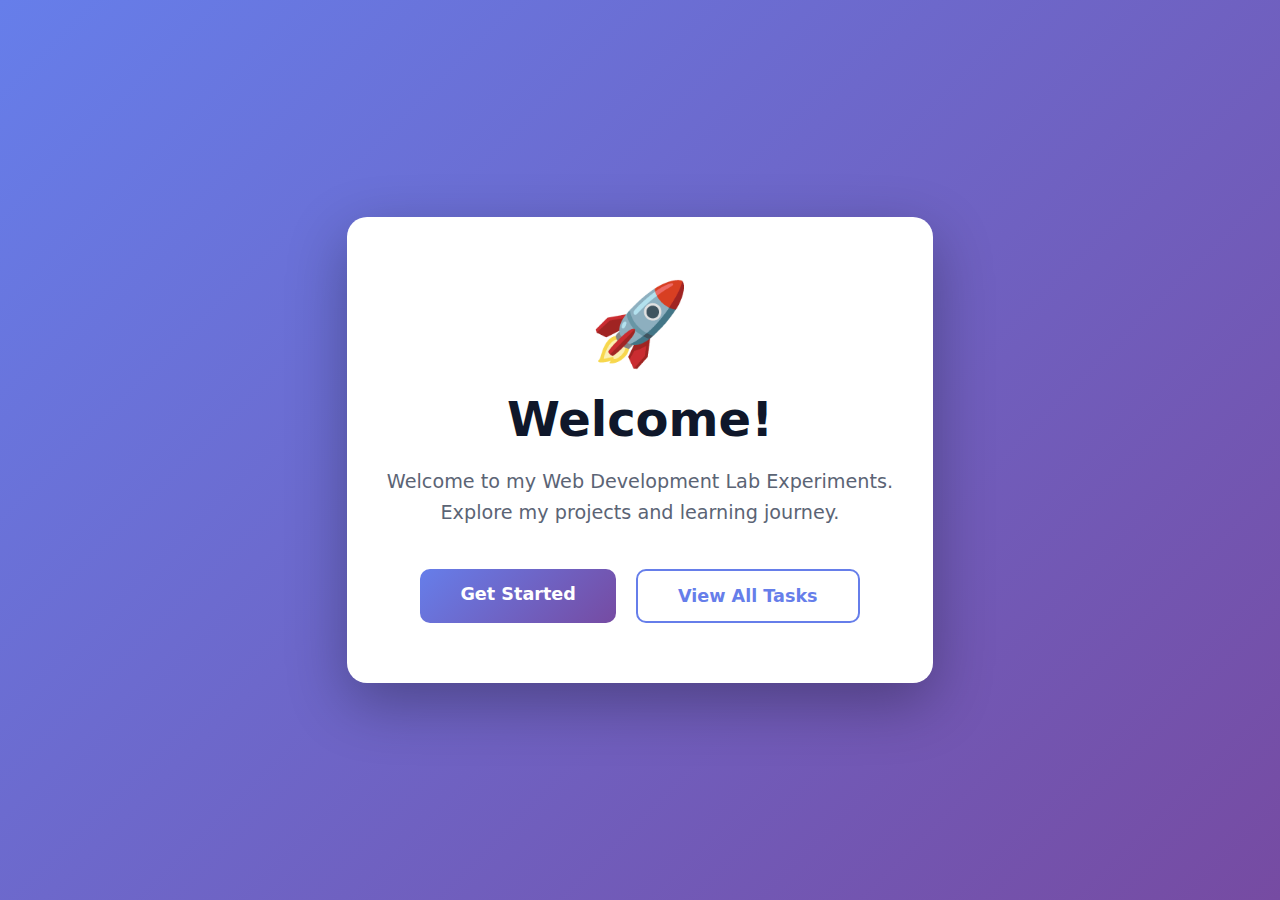
<file: index.html>
<!DOCTYPE html>
<html lang="en">
<head>
    <meta charset="UTF-8">
    <meta name="viewport" content="width=device-width, initial-scale=1.0">
    <title>Lab Experiments - Welcome</title>
    <style>
        * {
            margin: 0;
            padding: 0;
            box-sizing: border-box;
        }

        body {
            min-height: 100vh;
            background: linear-gradient(135deg, #667eea 0%, #764ba2 100%);
            display: flex;
            justify-content: center;
            align-items: center;
            font-family: system-ui, -apple-system, BlinkMacSystemFont, "Segoe UI", sans-serif;
            padding: 20px;
        }

        .container {
            background: white;
            border-radius: 20px;
            box-shadow: 0 20px 60px rgba(0, 0, 0, 0.3);
            padding: 60px 40px;
            text-align: center;
            max-width: 600px;
            animation: slideIn 0.6s ease;
        }

        @keyframes slideIn {
            from {
                opacity: 0;
                transform: translateY(-30px);
            }
            to {
                opacity: 1;
                transform: translateY(0);
            }
        }

        h1 {
            font-size: 3em;
            color: #0f172a;
            margin-bottom: 20px;
        }

        p {
            font-size: 1.2em;
            color: #5b6475;
            margin-bottom: 40px;
            line-height: 1.6;
        }

        .buttons {
            display: flex;
            gap: 20px;
            justify-content: center;
            flex-wrap: wrap;
        }

        .btn {
            padding: 15px 40px;
            font-size: 1.1em;
            font-weight: 600;
            border: none;
            border-radius: 10px;
            cursor: pointer;
            text-decoration: none;
            transition: all 0.3s ease;
            display: inline-block;
        }

        .btn-primary {
            background: linear-gradient(135deg, #667eea 0%, #764ba2 100%);
            color: white;
        }

        .btn-primary:hover {
            transform: translateY(-3px);
            box-shadow: 0 10px 25px rgba(102, 126, 234, 0.4);
        }

        .btn-secondary {
            background: white;
            color: #667eea;
            border: 2px solid #667eea;
        }

        .btn-secondary:hover {
            background: #667eea;
            color: white;
            transform: translateY(-3px);
        }

        .icon {
            font-size: 5em;
            margin-bottom: 20px;
        }

        @media (max-width: 600px) {
            h1 {
                font-size: 2em;
            }
            
            .buttons {
                flex-direction: column;
            }
            
            .btn {
                width: 100%;
            }
        }
    </style>
</head>
<body>
    <div class="container">
        <div class="icon">🚀</div>
        <h1>Welcome!</h1>
        <p>
            Welcome to my Web Development Lab Experiments.<br>
            Explore my projects and learning journey.
        </p>
        <div class="buttons">
            <a href="login.html" class="btn btn-primary">Get Started</a>
            <a href="AllTasks.html" class="btn btn-secondary">View All Tasks</a>
        </div>
    </div>
</body>
</html>
</file>
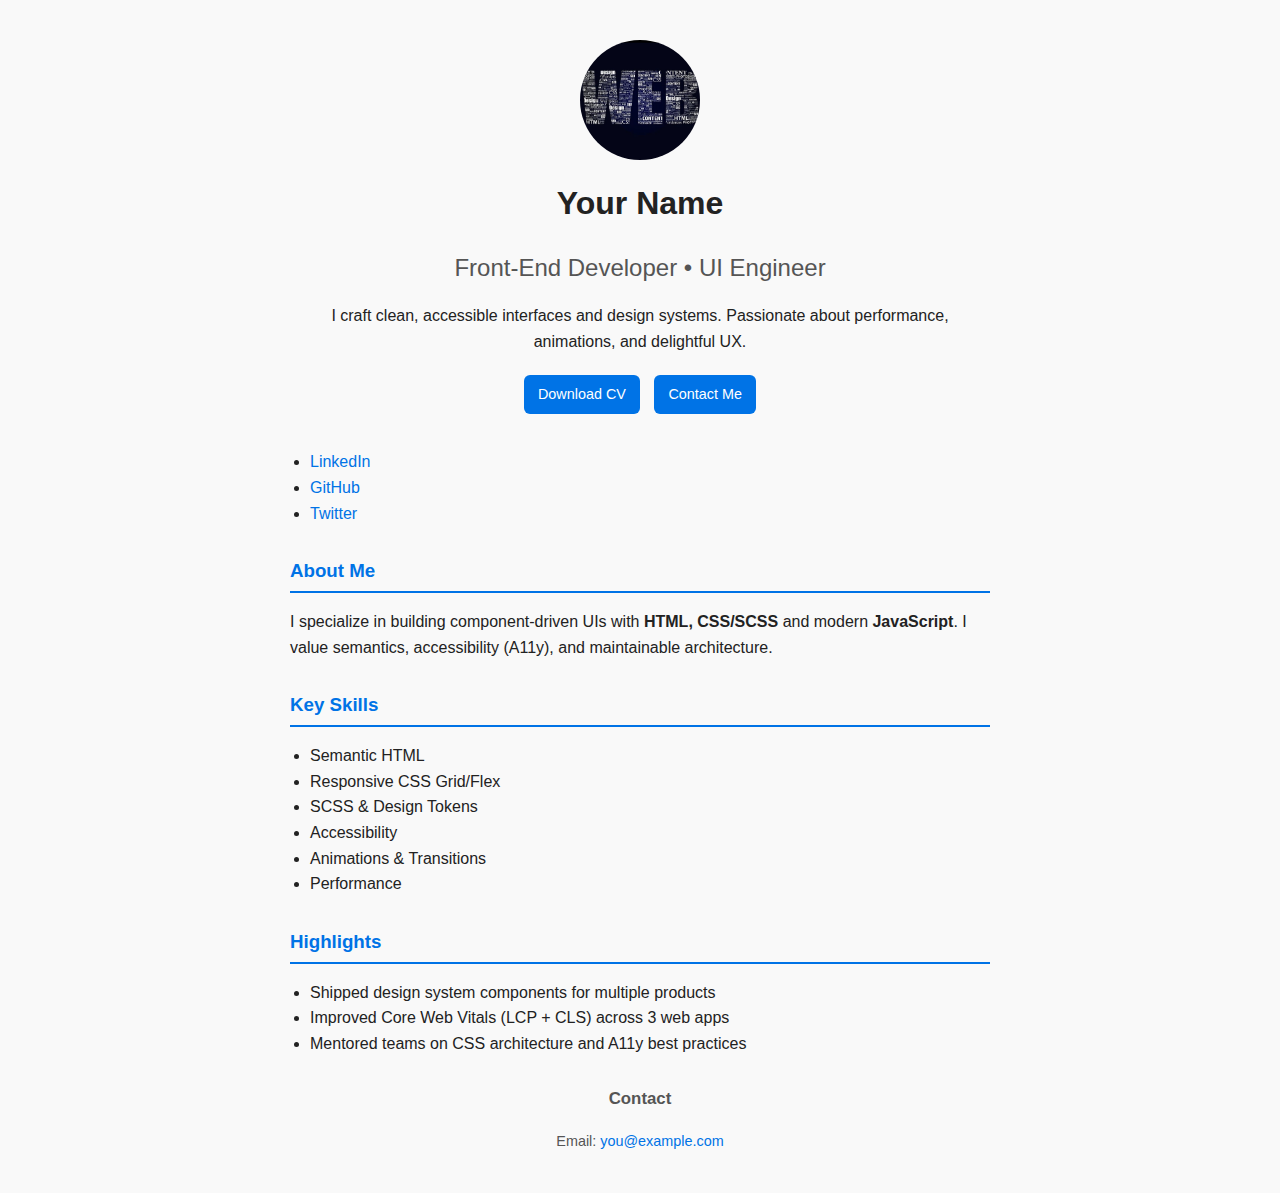
<file: Task1/index.html>
<!DOCTYPE html>
<html lang="en">
<head>
  <meta charset="UTF-8" />
  <meta name="viewport" content="width=device-width, initial-scale=1.0" />
  <title>Your Name | Front-End Developer</title>

  <!-- Link the CSS file -->
  <link rel="stylesheet" href="style.css" />
</head>

<body>
  <header>
    <img src="profile.jpg" alt="Portrait of Your Name" class="profile-photo">
    <h1>Your Name</h1>
    <h2>Front-End Developer • UI Engineer</h2>
    <p>
      I craft clean, accessible interfaces and design systems. Passionate about performance, animations, and delightful UX.
    </p>
    <div class="buttons">
      <a href="#" class="btn">Download CV</a>
      <a href="#" class="btn">Contact Me</a>
    </div>
  </header>

  <section class="social-links">
    <ul>
      <li><a href="#">LinkedIn</a></li>
      <li><a href="#">GitHub</a></li>
      <li><a href="#">Twitter</a></li>
    </ul>
    </section>
    

  <section class="about">
    <h3>About Me</h3>
    <p>
      I specialize in building component-driven UIs with <b>HTML, CSS/SCSS</b> and modern <b>JavaScript</b>.
      I value semantics, accessibility (A11y), and maintainable architecture.
    </p>
  </section>

  <section class="skills">
    <h3>Key Skills</h3>
    <ul>
      <li>Semantic HTML</li>
      <li>Responsive CSS Grid/Flex</li>
      <li>SCSS & Design Tokens</li>
      <li>Accessibility</li>
      <li>Animations & Transitions</li>
      <li>Performance</li>
    </ul>
  </section>

  <section class="highlights">
    <h3>Highlights</h3>
    <ul>
      <li>Shipped design system components for multiple products</li>
      <li>Improved Core Web Vitals (LCP + CLS) across 3 web apps</li>
      <li>Mentored teams on CSS architecture and A11y best practices</li>
    </ul>
  </section>

  <footer>
    <h3>Contact</h3>
    <p>Email: <a href="mailto:you@example.com">you@example.com</a></p>
  </footer>
</body>
</html>
</file>
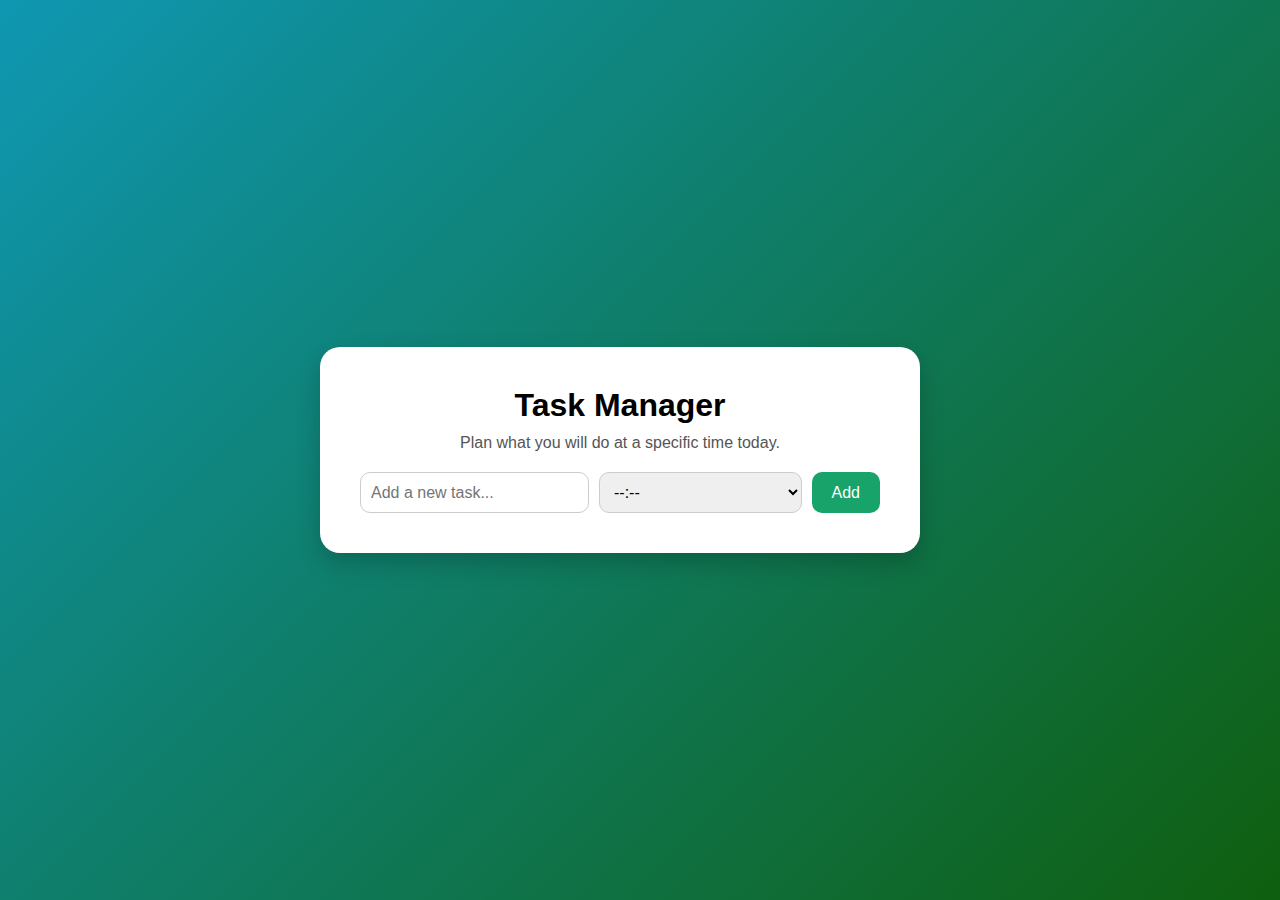
<file: Task10/index.html>
<!DOCTYPE html>
<html lang="en">
<head>
  <meta charset="UTF-8" />
  <meta name="viewport" content="width=device-width, initial-scale=1.0" />
  <title>Task Manager</title>
  <style>
    body {
      margin: 0;
      padding: 0;
      font-family: Arial, sans-serif;
      background: linear-gradient(135deg, #0f97b2, #0f5f0f);
      height: 100vh;
      display: flex;
      align-items: center;
      justify-content: center;
    }

    .container {
      background: white;
      padding: 40px;
      border-radius: 20px;
      width: 520px;
      box-shadow: 0 10px 25px rgba(0, 0, 0, 0.2);
      text-align: center;
    }

    h1 {
      margin: 0 0 10px;
      font-size: 32px;
      font-weight: bold;
    }

    p {
      margin-top: 0;
      color: #555;
    }

    .input-row {
      display: flex;
      gap: 10px;
      margin-top: 20px;
      justify-content: center;
    }

    input, select {
      padding: 10px;
      border-radius: 10px;
      border: 1px solid #ccc;
      font-size: 16px;
      flex: 1;
    }

    button {
      padding: 10px 20px;
      background: #17a369;
      color: white;
      border: none;
      border-radius: 10px;
      cursor: pointer;
      font-size: 16px;
    }

    button:hover {
      background: #58bacb;
    }

    .task-list {
      margin-top: 25px;
      text-align: left;
    }

    .task-item {
      background: #f1f1f1;
      padding: 12px;
      border-radius: 10px;
      margin-bottom: 10px;
      display: flex;
      justify-content: space-between;
      align-items: center;
    }

    .remove-btn {
      background: #e74c3c;
      padding: 6px 12px;
      border: none;
      border-radius: 8px;
      color: white;
      cursor: pointer;
    }
  </style>
</head>
<body>
  <div class="container">
    <h1>Task Manager</h1>
    <p>Plan what you will do at a specific time today.</p>

    <div class="input-row">
      <input type="text" placeholder="Add a new task..." />
      <select id="timeSelect">
        <option>--:--</option>
        <option>06:00 AM</option>
        <option>07:00 AM</option>
        <option>08:00 AM</option>
        <option>09:00 AM</option>
        <option>10:00 AM</option>
        <option>11:00 AM</option>
        <option>12:00 PM</option>
        <option>01:00 PM</option>
        <option>02:00 PM</option>
        <option>03:00 PM</option>
        <option>04:00 PM</option>
        <option>05:00 PM</option>
        <option>06:00 PM</option>
        <option>07:00 PM</option>
        <option>08:00 PM</option>
      </select>
      <button>Add</button>
       </div>
    </div>
<section class="task-list-wrapper">
      <ul id="taskList" class="task-list"></ul>
    </section>

  <script>
    const addBtn = document.querySelector('button');
    const taskInput = document.querySelector('input');
    const timeInput = document.querySelector('select');
    const taskList = document.getElementById('taskList');

    addBtn.addEventListener('click', () => {
      const task = taskInput.value.trim();
      const time = timeInput.value;

      if (!task || time === '--:--') return alert('Please enter a task and time.');

      const item = document.createElement('div');
      item.classList.add('task-item');

      item.innerHTML = `
        <span><strong>${time}</strong> - ${task}</span>
        <button class="remove-btn">X</button>
      `;

      item.querySelector('.remove-btn').onclick = () => item.remove();

      taskList.appendChild(item);
      taskInput.value = '';
      timeInput.value = '--:--';
    });
  </script>
</body>
</html>
</file>
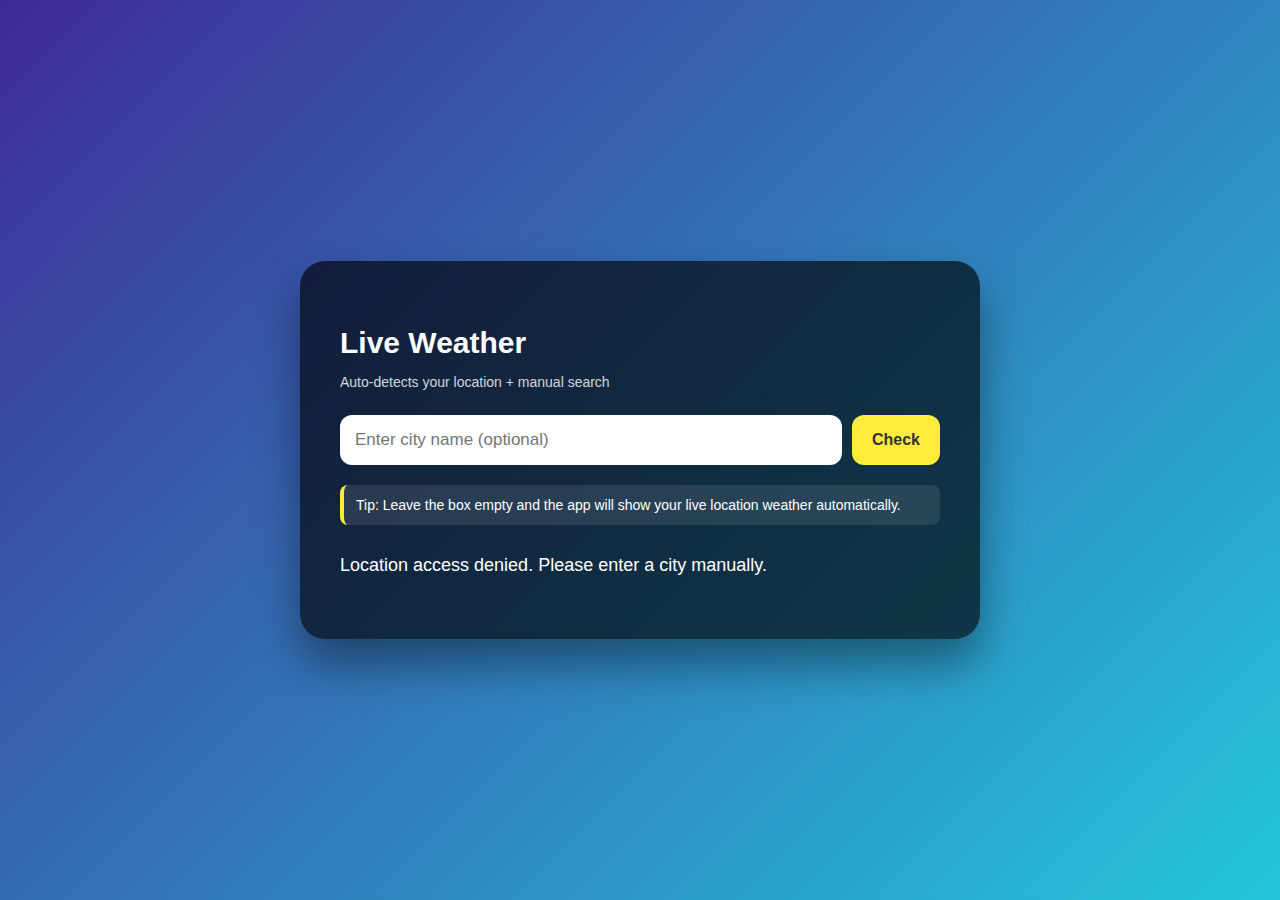
<file: Task11/index.html>
<!DOCTYPE html>
<html lang="en">
<head>
    <meta charset="UTF-8">
    <meta name="viewport" content="width=device-width, initial-scale=1.0">
    <title>Live Weather App</title>

    <style>
        body {
            margin: 0;
            padding: 0;
            font-family: "Poppins", sans-serif;
            background: linear-gradient(135deg, #3F2B96, #24C6DC);
            height: 100vh;
            display: flex;
            justify-content: center;
            align-items: center;
        }

        .container {
            width: 600px;
            background: rgba(0, 0, 0, 0.65);
            padding: 40px;
            border-radius: 25px;
            color: white;
            box-shadow: 0 25px 45px rgba(0,0,0,0.4);
        }

        .container h2 {
            margin-bottom: 5px;
            font-size: 30px;
        }

        .sub {
            font-size: 14px;
            opacity: 0.8;
            margin-bottom: 25px;
        }

        .input-box {
            display: flex;
            gap: 10px;
        }

        .input-box input {
            width: 100%;
            padding: 15px;
            font-size: 17px;
            border: none;
            border-radius: 12px;
            outline: none;
        }

        .input-box button {
            padding: 15px 20px;
            border: none;
            border-radius: 12px;
            background: #ffeb3b;
            color: #333;
            font-weight: bold;
            font-size: 16px;
            cursor: pointer;
            transition: 0.25s;
        }

        .input-box button:hover {
            background: #f3d400;
        }

        .tip {
            background: rgba(255,255,255,0.1);
            padding: 12px;
            margin-top: 20px;
            font-size: 14px;
            border-left: 4px solid #ffeb3b;
            border-radius: 8px;
        }

        #result {
            margin-top: 25px;
            font-size: 18px;
            line-height: 1.7;
        }
    </style>
</head>

<body>

    <div class="container">
        <h2>Live Weather</h2>
        <p class="sub">Auto-detects your location + manual search</p>

        <div class="input-box">
            <input type="text" id="city" placeholder="Enter city name (optional)">
            <button id="checkBtn">Check</button>
        </div>

        <p class="tip">
            Tip: Leave the box empty and the app will show your live location weather automatically.
        </p>

        <div id="result"></div>
    </div>

    <script>
        const result = document.getElementById("result");

        function weatherDescription(code) {
            const codes = {
                0: "Clear sky",
                1: "Mainly clear",
                2: "Partly cloudy",
                3: "Overcast",
                45: "Foggy",
                48: "Depositing rime fog",
                51: "Light drizzle",
                53: "Moderate drizzle",
                55: "Dense drizzle",
                61: "Light rain",
                63: "Moderate rain",
                65: "Heavy rain",
                71: "Light snow",
                73: "Moderate snow",
                75: "Heavy snow",
                95: "Thunderstorm"
            };
            return codes[code] || "Unknown";
        }

        function getWeather(lat, lon, place = "Your Location") {
            fetch(`https://api.open-meteo.com/v1/forecast?latitude=${lat}&longitude=${lon}&current_weather=true`)
                .then(res => res.json())
                .then(data => {
                    const w = data.current_weather;
                    result.innerHTML = `
                        <h3>Weather in ${place}</h3>
                        <p><b>Temperature:</b> ${w.temperature}°C</p>
                        <p><b>Wind Speed:</b> ${w.windspeed} km/h</p>
                        <p><b>Condition:</b> ${weatherDescription(w.weathercode)}</p>
                        <p><b>Time:</b> ${w.time}</p>
                    `;
                })
                .catch(() => {
                    result.innerHTML = "<p>Failed to fetch weather data.</p>";
                });
        }

        // Manual Search
        document.getElementById("checkBtn").addEventListener("click", () => {
            const city = document.getElementById("city").value.trim();

            if (city === "") {
                result.innerHTML = "<p>Detecting your live weather...</p>";
                getLiveWeather();
                return;
            }

            fetch(`https://geocoding-api.open-meteo.com/v1/search?name=${city}`)
                .then(res => res.json())
                .then(data => {
                    if (!data.results || data.results.length === 0) {
                        result.innerHTML = "<p>City not found.</p>";
                        return;
                    }

                    const place = data.results[0].name;
                    const { latitude, longitude } = data.results[0];
                    getWeather(latitude, longitude, place);
                })
                .catch(() => {
                    result.innerHTML = "<p>Error searching for city.</p>";
                });
        });

        function getLiveWeather() {
            if (navigator.geolocation) {
                navigator.geolocation.getCurrentPosition(pos => {
                    const lat = pos.coords.latitude;
                    const lon = pos.coords.longitude;
                    getWeather(lat, lon);
                }, () => {
                    result.innerHTML = "<p>Location access denied. Please enter a city manually.</p>";
                });
            }
        }

        window.onload = getLiveWeather;
    </script>

</body>
</html>
</file>
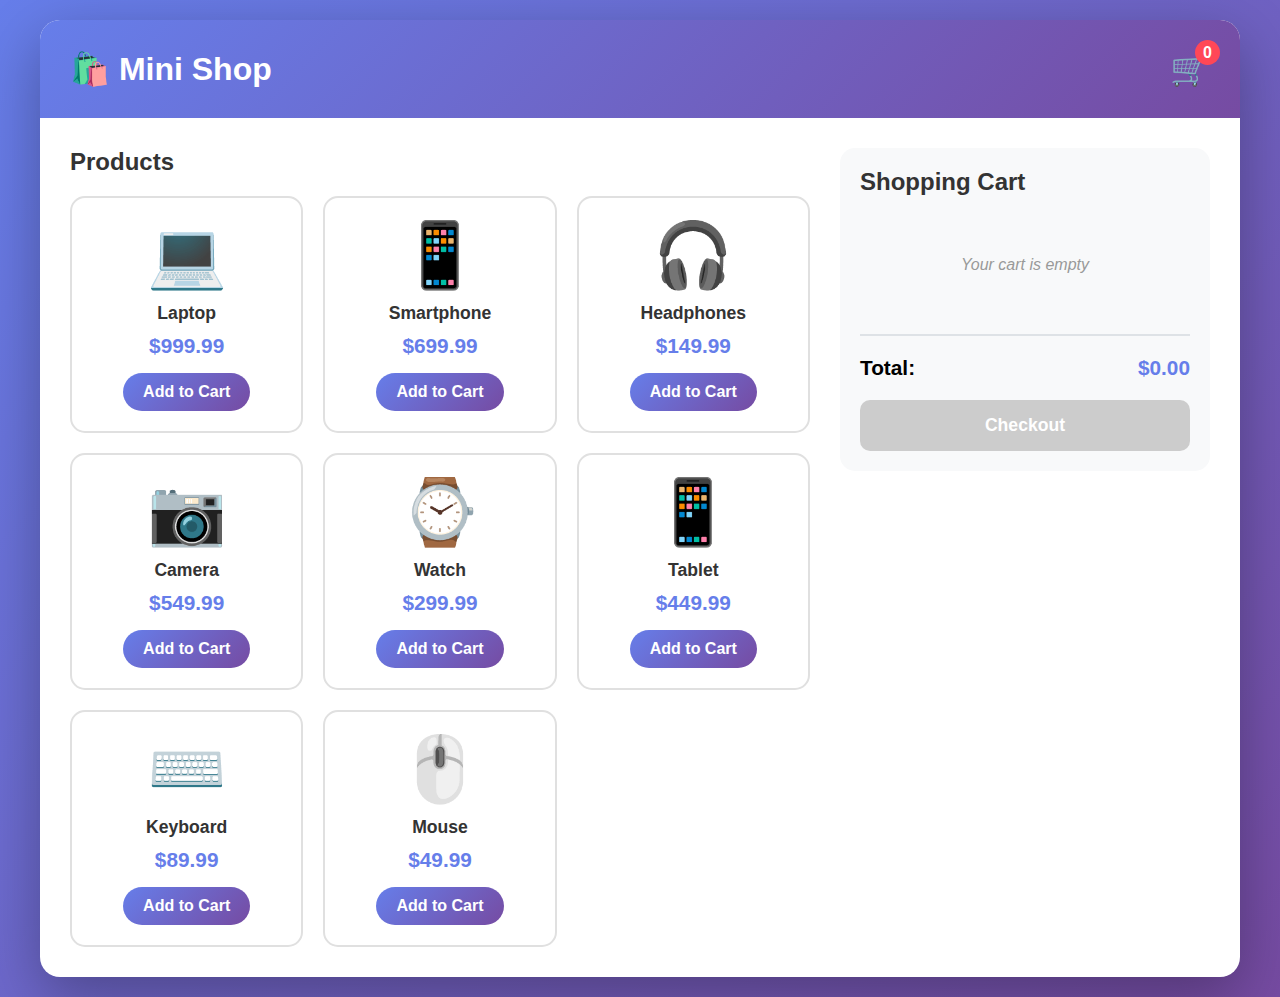
<file: Task12/index.html>
<!DOCTYPE html>
<html lang="en">
<head>
    <meta charset="UTF-8">
    <meta name="viewport" content="width=device-width, initial-scale=1.0">
    <title>Mini Shop</title>
    <link rel="stylesheet" href="style.css">
</head>
<body>
    <div class="container">
        <header>
            <h1>🛍️ Mini Shop</h1>
            <div class="cart-icon">
                <span class="material-icons">🛒</span>
                <span class="cart-count" id="cartCount">0</span>
            </div>
        </header>

        <div class="main-content">
            <!-- Products Section -->
            <section class="products-section">
                <h2>Products</h2>
                <div class="products-grid" id="productsGrid">
                    <!-- Products will be dynamically added here -->
                </div>
            </section>

            <!-- Cart Section -->
            <section class="cart-section">
                <h2>Shopping Cart</h2>
                <div class="cart-items" id="cartItems">
                    <p class="empty-cart">Your cart is empty</p>
                </div>
                <div class="cart-summary">
                    <div class="total">
                        <span>Total:</span>
                        <span class="total-amount" id="totalAmount">$0.00</span>
                    </div>
                    <button class="checkout-btn" id="checkoutBtn" disabled>
                        Checkout
                    </button>
                </div>
            </section>
        </div>
    </div>

    <!-- Success Modal -->
    <div class="modal" id="successModal">
        <div class="modal-content">
            <div class="success-icon">✓</div>
            <h2>Order Successful!</h2>
            <p>Thank you for your purchase!</p>
            <p class="order-total">Total: <span id="orderTotal"></span></p>
            <button class="close-modal" id="closeModal">Continue Shopping</button>
        </div>
    </div>

    <script src="app.js"></script>
</body>
</html>
</file>
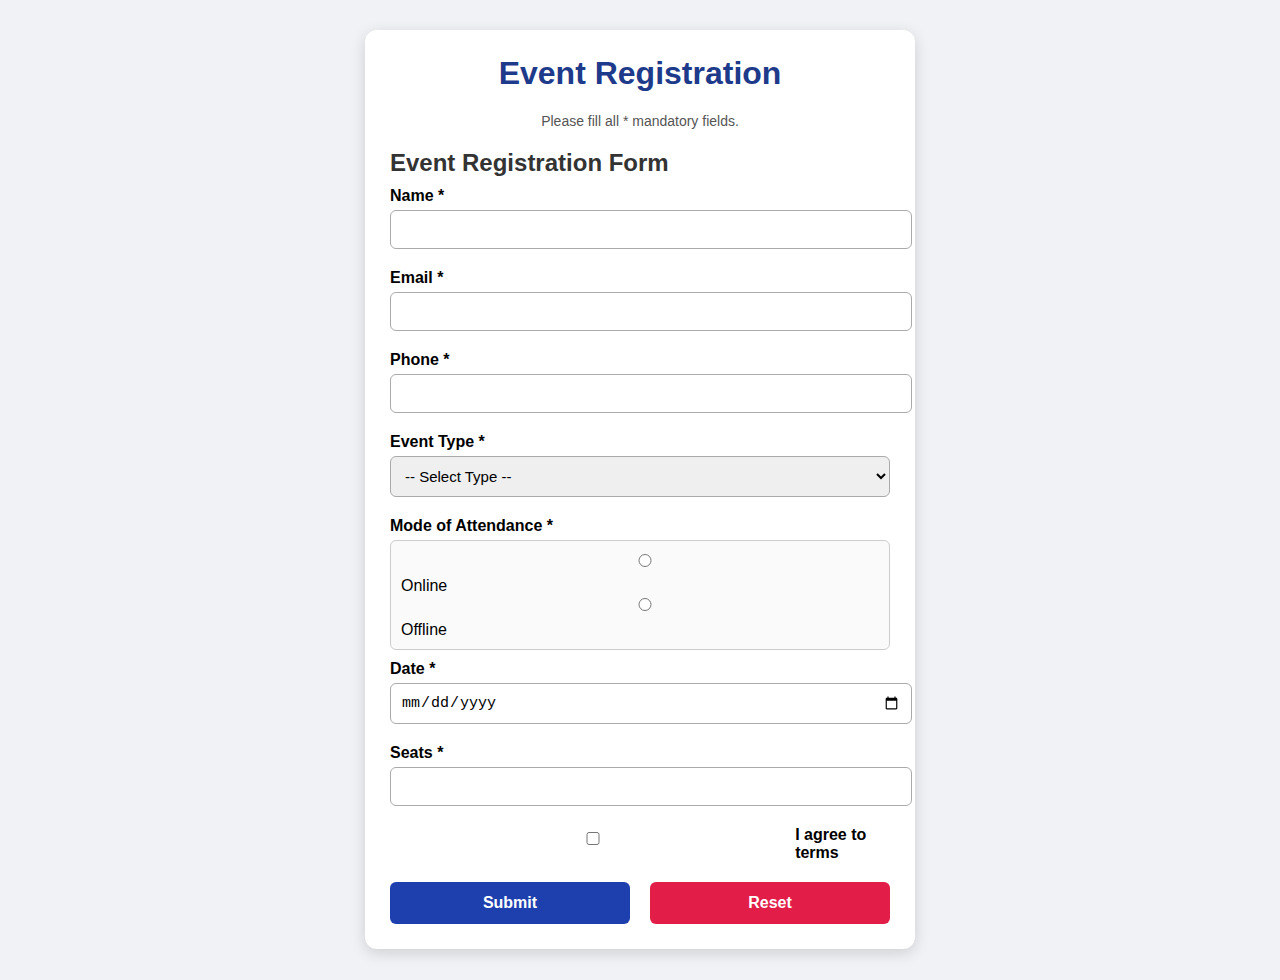
<file: Task3/index.html>
<!DOCTYPE html>
<html lang="en">
<head>
    <meta charset="UTF-8">
    <meta name="viewport" content="width=device-width, initial-scale=1.0">
    <title>Event Registration</title>
    <link rel="stylesheet" href="style.css">
</head>

<body>

    <div class="container">

        <h1>Event Registration</h1>
        <p class="note">Please fill all * mandatory fields.</p>

        <form class="form-box">

            <h2>Event Registration Form</h2>

            <label>Name *</label>
            <input type="text" required>

            <label>Email *</label>
            <input type="email" required>

            <label>Phone *</label>
            <input type="tel" required>

            <label>Event Type *</label>
            <select required>
                <option>-- Select Type --</option>
                <option>Workshop</option>
                <option>Seminar</option>
                <option>Tech Event</option>
                <option>Cultural Event</option>
            </select>

            <label>Mode of Attendance *</label>
            <div class="box">
                <input type="radio" name="mode" required> Online
                <input type="radio" name="mode" required> Offline
            </div>

            <label>Date *</label>
            <input type="date" required>

            <label>Seats *</label>
            <input type="number" min="1" required>

           <div style="display: flex; align-items: center; ">
    <input type="checkbox" name="terms" required>
    <label>I agree to terms</label>
     </div>

            <div class="btn-group">
                <button type="submit" class="submit-btn">Submit</button>
                <button type="reset" class="reset-btn">Reset</button>
            </div>

        </form>

    </div>

</body>
</html>
</file>
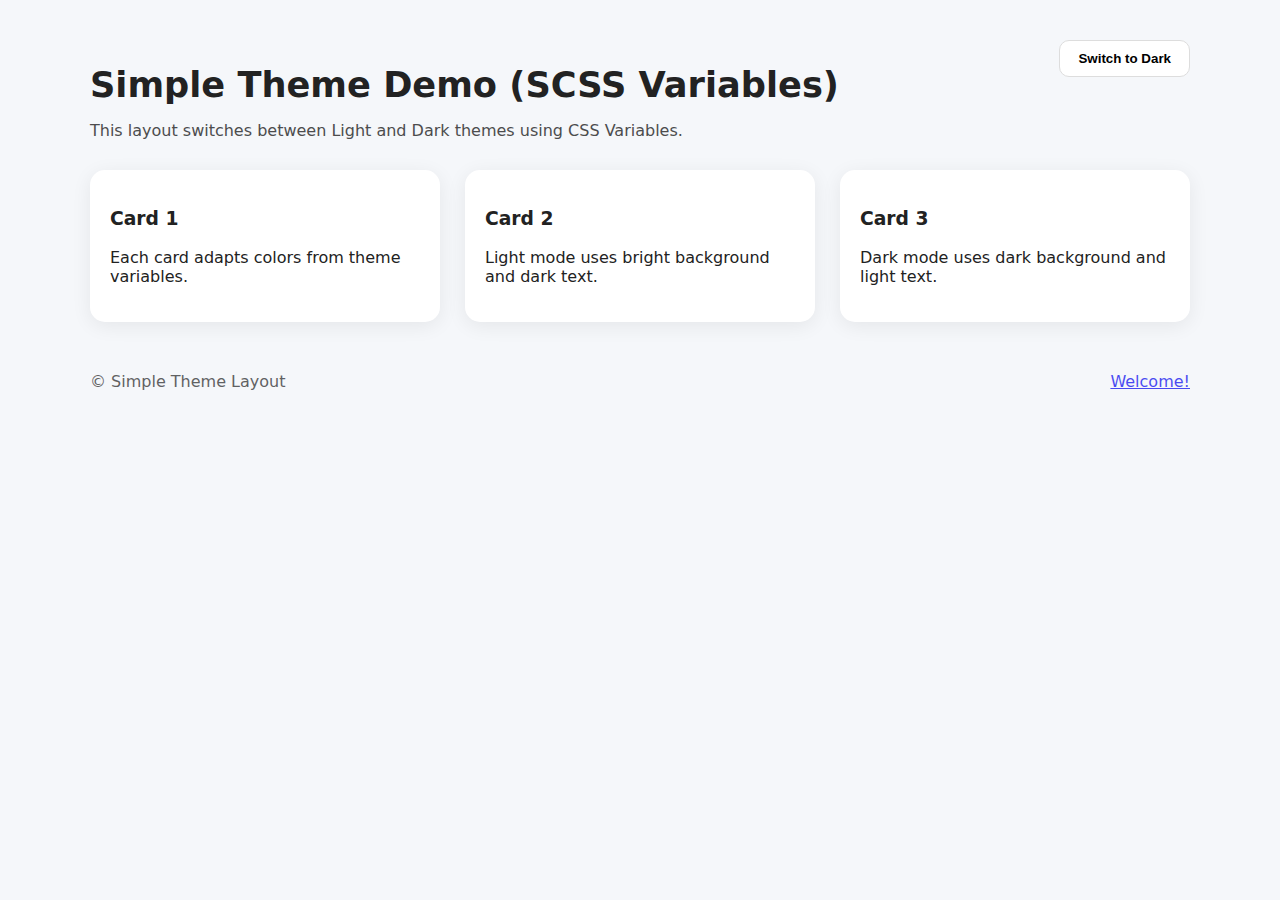
<file: Task4/index.html>
<!DOCTYPE html>
<html lang="en">
<head>
<meta charset="UTF-8">
<meta name="viewport" content="width=device-width, initial-scale=1.0">
<title>Simple Theme Demo (SCSS Variables)</title>

<style>
/* -------------------- */
/* THEME VARIABLES      */
/* -------------------- */
:root {
    --bg-color: #f5f7fa;
    --card-bg: #ffffff;
    --text-color: #222;
    --shadow: 0 4px 20px rgba(0,0,0,0.07);
}

[data-theme="dark"] {
    --bg-color: #0e1117;
    --card-bg: #1c212b;
    --text-color: #e5e5e5;
    --shadow: 0 4px 20px rgba(0,0,0,0.4);
}

/* -------------------- */
/* GLOBAL STYLE         */
/* -------------------- */
body {
    margin: 0;
    font-family: system-ui, sans-serif;
    background: var(--bg-color);
    color: var(--text-color);
    transition: background 0.25s ease, color 0.25s ease;
}

.container {
    max-width: 1100px;
    margin: auto;
    padding: 40px 20px;
}

/* -------------------- */
/* HEADER               */
/* -------------------- */
header h1 {
    font-size: 2.2rem;
    margin-bottom: 10px;
}

header p {
    opacity: 0.8;
}

.theme-btn {
    float: right;
    background: white;
    border: 1px solid #ddd;
    padding: 10px 18px;
    border-radius: 10px;
    cursor: pointer;
    font-weight: 600;
    transition: 0.2s;
}

[data-theme="dark"] .theme-btn {
    background: #1c212b;
    color: var(--text-color);
    border: 1px solid #444;
}

.theme-btn:hover {
    transform: scale(1.03);
}

/* -------------------- */
/* CARD LAYOUT          */
/* -------------------- */
.cards {
    display: flex;
    gap: 25px;
    margin-top: 30px;
}

.card {
    background: var(--card-bg);
    padding: 20px;
    border-radius: 15px;
    width: 100%;
    box-shadow: var(--shadow);
    transition: background 0.25s ease, color 0.25s ease;
}

/* -------------------- */
/* FOOTER               */
/* -------------------- */
footer {
    margin-top: 50px;
    opacity: 0.7;
    display: flex;
    justify-content: space-between;
}
</style>

</head>
<body>

<div class="container">

    <button class="theme-btn" id="themeToggle">Switch to Dark</button>

    <header>
        <h1>Simple Theme Demo (SCSS Variables)</h1>
        <p>This layout switches between Light and Dark themes using CSS Variables.</p>
    </header>

    <div class="cards">
        <div class="card">
            <h3>Card 1</h3>
            <p>Each card adapts colors from theme variables.</p>
        </div>

        <div class="card">
            <h3>Card 2</h3>
            <p>Light mode uses bright background and dark text.</p>
        </div>

        <div class="card">
            <h3>Card 3</h3>
            <p>Dark mode uses dark background and light text.</p>
        </div>
    </div>

    <footer>
        <span>© Simple Theme Layout</span>
        <a href="#">Welcome!</a>
    </footer>
</div>

<script>
/* -------------------------------- */
/* THEME SWITCH LOGIC               */
/* -------------------------------- */
const toggleBtn = document.getElementById("themeToggle");

toggleBtn.addEventListener("click", () => {
    const isDark = document.body.getAttribute("data-theme") === "dark";

    document.body.setAttribute("data-theme", isDark ? "light" : "dark");
    toggleBtn.textContent = isDark ? "Switch to Dark" : "Switch to Light";
});

// Set default theme
document.body.setAttribute("data-theme", "light");
</script>

</body>
</html>
</file>
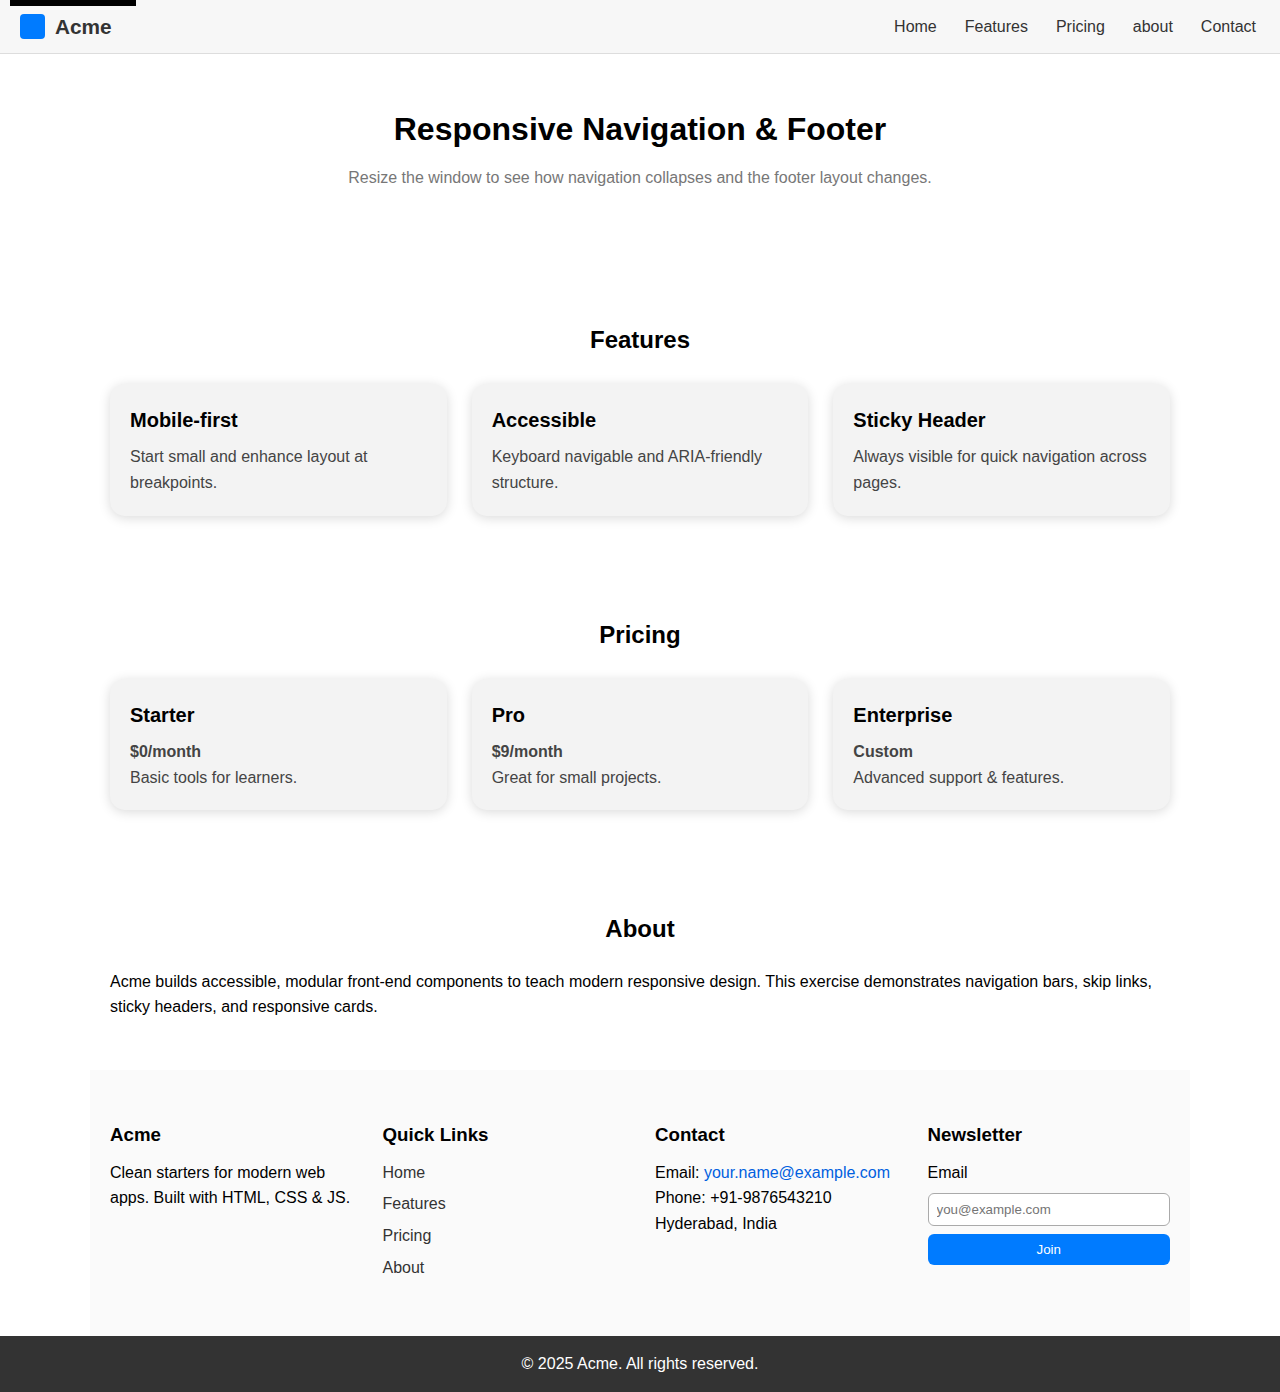
<file: Task5/index.html>
<!DOCTYPE html>
<html>
<head>
    <title>Acme</title>
    <link rel="stylesheet" href="style.css">
</head>

<body>
    <a href="#maincontent" class="skip-link">Skip to content</a>

    <!-- ---------------- HEADER (unchanged) ---------------- -->
    <header>
        <nav>
            <div class="logo-container">
                <div class="logo-icon"></div>
                <a href="/" class="logo-text">Acme</a>
            </div>

            <ul>
                <li><a href="#">Home</a></li>
                <li><a href="#">Features</a></li>
                <li><a href="#">Pricing</a></li>
                <li><a href="#">about</a></li>
                <li><a href="#">Contact</a></li>
            </ul>
        </nav>
    </header>

    <main id="maincontent">

        <!-- ---------------- SECTION 1: Responsive Navigation & Footer ---------------- -->
        <section class="section">
            <h1>Responsive Navigation & Footer</h1>
            <p class="subtitle">Resize the window to see how navigation collapses and the footer layout changes.</p>
        </section>

        <!-- ---------------- SECTION 2: FEATURES (3 cards) ---------------- -->
        <section class="section">
            <h2>Features</h2>

            <div class="card-grid">
                <div class="info-card">
                    <h3>Mobile-first</h3>
                    <p>Start small and enhance layout at breakpoints.</p>
                </div>

                <div class="info-card">
                    <h3>Accessible</h3>
                    <p>Keyboard navigable and ARIA-friendly structure.</p>
                </div>

                <div class="info-card">
                    <h3>Sticky Header</h3>
                    <p>Always visible for quick navigation across pages.</p>
                </div>
            </div>
        </section>

        <!-- ---------------- SECTION 3: PRICING (3 cards) ---------------- -->
        <section class="section">
            <h2>Pricing</h2>

            <div class="card-grid">
                <div class="info-card">
                    <h3>Starter</h3>
                    <p><strong>$0/month</strong><br>Basic tools for learners.</p>
                </div>

                <div class="info-card">
                    <h3>Pro</h3>
                    <p><strong>$9/month</strong><br>Great for small projects.</p>
                </div>

                <div class="info-card">
                    <h3>Enterprise</h3>
                    <p><strong>Custom</strong><br>Advanced support & features.</p>
                </div>
            </div>
        </section>

        <!-- ---------------- SECTION 4: ABOUT ---------------- -->
        <section class="section">
            <h2>About</h2>
            <p>
                Acme builds accessible, modular front-end components to teach modern responsive design.
                This exercise demonstrates navigation bars, skip links, sticky headers, and responsive cards.
            </p>
        </section>

        <!-- ---------------- SECTION 5: ACME + Quick Links + Contact + Newsletter ---------------- -->
        <section class="section footer-info">
            <div class="footer-grid">

                <div>
                    <h3>Acme</h3>
                    <p>Clean starters for modern web apps. Built with HTML, CSS & JS.</p>
                </div>

                <div>
                    <h3>Quick Links</h3>
                    <ul class="quick-list">
                        <li><a href="#">Home</a></li>
                        <li><a href="#">Features</a></li>
                        <li><a href="#">Pricing</a></li>
                        <li><a href="#">About</a></li>
                    </ul>
                </div>

                <div>
                    <h3>Contact</h3>
                    <p>Email: <a href="mailto:your.name@example.com">your.name@example.com</a></p>
                    <p>Phone: +91-9876543210</p>
                    <p>Hyderabad, India</p>
                </div>

                <div>
                    <h3>Newsletter</h3>
                    <form>
                        <label for="email">Email</label>
                        <input id="email" type="email" placeholder="you@example.com">
                        <button type="submit">Join</button>
                    </form>
                </div>

            </div>
        </section>

    </main>

    <!-- ---------------- FOOTER (unchanged) ---------------- -->
    <footer>
        <p>&copy; 2025 Acme. All rights reserved.</p>
    </footer>

</body>
</html>
</file>
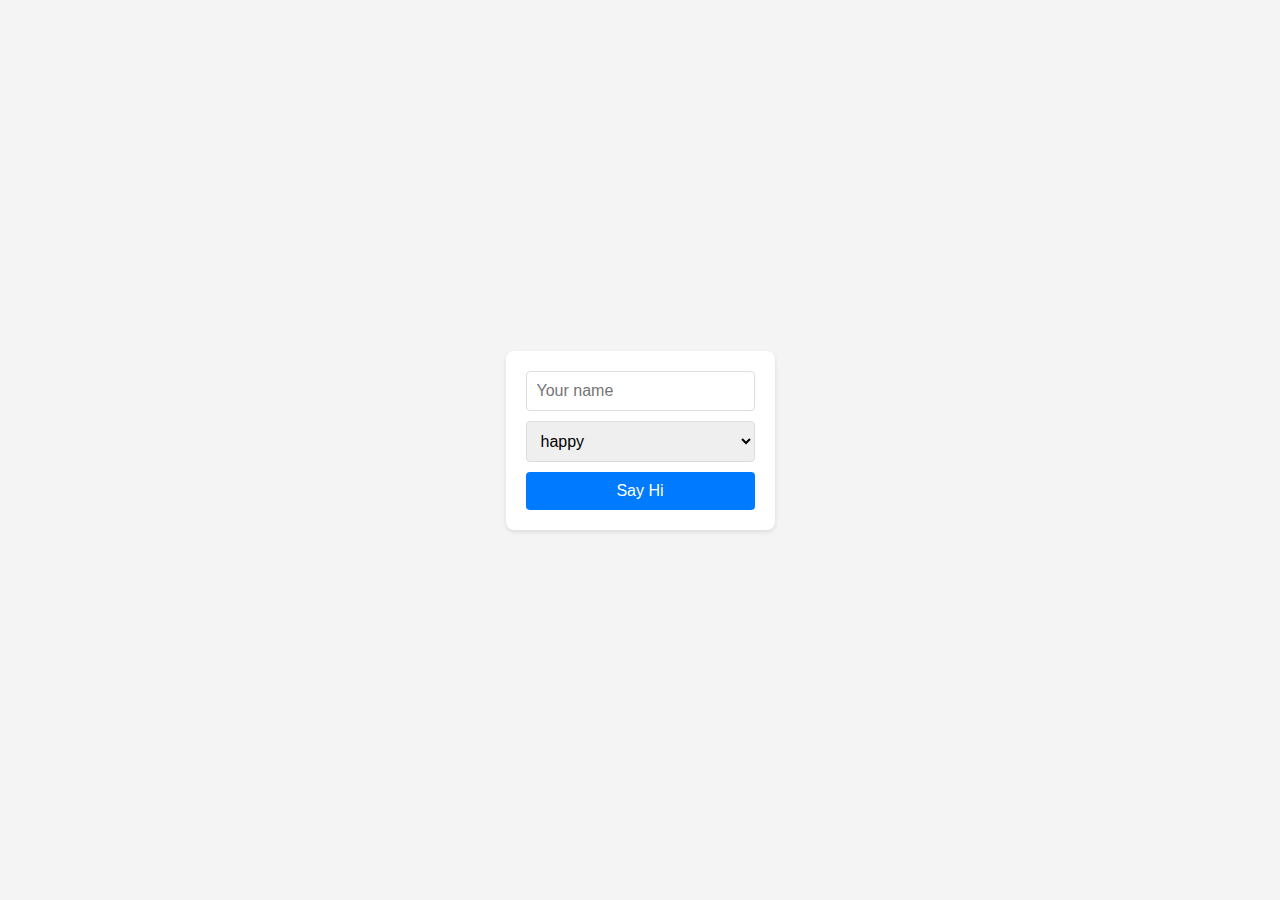
<file: Task6/index.html>
<!DOCTYPE html>
<html lang="en">
<head>
    <meta charset="UTF-8">
    <meta name="viewport" content="width=device-width, initial-scale=1.0">
    <title>User Input Form</title>
    <link rel="stylesheet" href="style.css">
</head>
<body>
    <form id="userForm" action="#" method="post">
        <input type="text" name="user_name" placeholder="Your name">
        <select name="mood" id="mood">
            <option value="happy" selected>happy</option>
            <option value="excited">excited</option>
            <option value="calm">calm</option>
        </select>
        <button type="submit">Say Hi</button>
    </form>

    <div id="output"></div>

    <script src="app.js"></script>
</body>
</html>
</file>
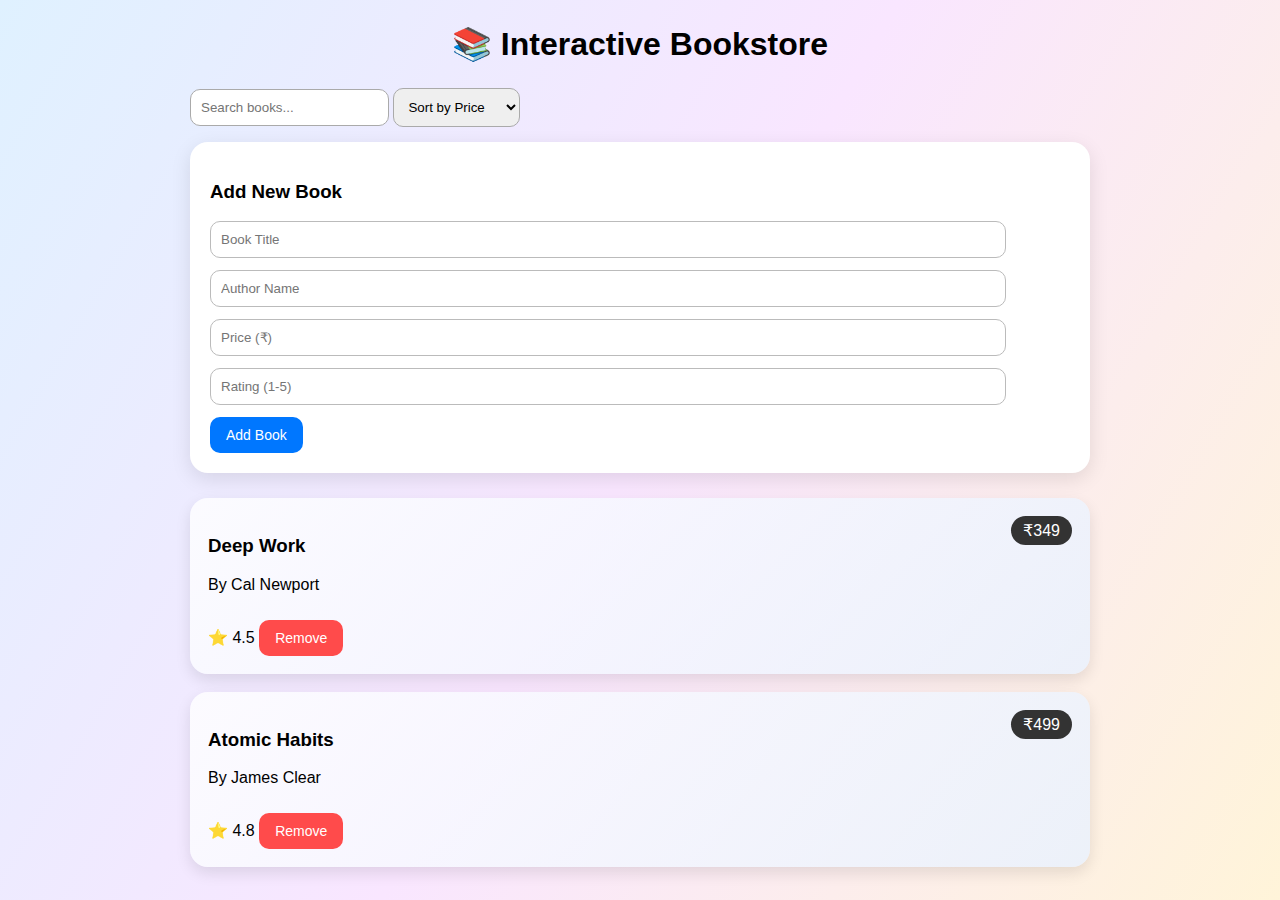
<file: Task7/index.html>
<!DOCTYPE html>
<html lang="en">
<head>
<meta charset="UTF-8">
<meta name="viewport" content="width=device-width, initial-scale=1.0">
<title>Interactive Bookstore</title>

<style>
/* =========================================================
   GLOBAL STYLES & PAGE BACKGROUND
   ========================================================= */
body {
    margin: 0;
    font-family: Arial, sans-serif;
    background: linear-gradient(120deg, #dff1ff, #f9e6ff, #fff4d9);
    min-height: 100vh;
}

/* Page container */
.container {
    width: 90%;
    max-width: 900px;
    margin: auto;
}

/* =========================================================
   HEADER
   ========================================================= */
header {
    padding: 25px 0;
    text-align: center;
    font-size: 32px;
    font-weight: bold;
}

/* =========================================================
   FORM & INPUT STYLES
   ========================================================= */
#addBookForm {
    background: white;
    padding: 20px;
    border-radius: 18px;
    margin-bottom: 25px;
    box-shadow: 0px 6px 20px rgba(0,0,0,0.1);
}

#addBookForm input {
    width: 90%;
    padding: 10px;
    border-radius: 10px;
    border: 1px solid #bbb;
    margin-bottom: 12px;
    display: block;
}

/* Buttons */
button {
    padding: 10px 16px;
    background: #0077ff;
    color: white;
    border-radius: 10px;
    border: none;
    cursor: pointer;
    font-size: 14px;
}

button:hover { opacity: 0.85; }

/* =========================================================
   BOOK CARD STYLE
   ========================================================= */
.book-card {
    background: linear-gradient(135deg, #ffffffcc, #e8f1ffcc);
    padding: 18px;
    border-radius: 18px;
    margin-bottom: 18px;
    box-shadow: 0px 6px 15px rgba(0,0,0,0.1);
    position: relative;
}

/* Price tag in top right corner */
.price-tag {
    position: absolute;
    top: 18px;
    right: 18px;
    background: #333;
    color: white;
    padding: 5px 12px;
    border-radius: 15px;
}

/* Remove button inside card */
.remove-btn {
    background: #ff4b4b;
    margin-top: 10px;
}

/* Search bar & sort dropdown styling */
#search, #sortSelect {
    padding: 10px;
    border-radius: 10px;
    border: 1px solid #aaa;
    margin-bottom: 15px;
}
</style>
</head>

<body>

<header>📚 Interactive Bookstore</header>

<div class="container">

    <!-- =========================================================
         SEARCH AND SORT SECTION
         ========================================================= -->
    <input type="text" id="search" placeholder="Search books..." onkeyup="renderBooks()">

    <select id="sortSelect" onchange="renderBooks()">
        <option value="price">Sort by Price</option>
        <option value="rating">Sort by Rating</option>
    </select>

    <!-- =========================================================
         ADD NEW BOOK FORM
         ========================================================= -->
    <div id="addBookForm">
        <h3>Add New Book</h3>

        <input id="title" placeholder="Book Title">
        <input id="author" placeholder="Author Name">
        <input id="price" type="number" placeholder="Price (₹)">
        <input id="rating" type="number" placeholder="Rating (1-5)" min="1" max="5">

        <button onclick="addBook()">Add Book</button>
    </div>

    <!-- BOOK LIST OUTPUT -->
    <div id="bookList"></div>

</div>

<script>
// =========================================================
// INITIAL BOOK DATA
// =========================================================
let books = [
    { title: "Atomic Habits", author: "James Clear", price: 499, rating: 4.8 },
    { title: "Deep Work", author: "Cal Newport", price: 349, rating: 4.5 }
];

// =========================================================
// ADD A NEW BOOK
// =========================================================
function addBook() {
    let t = title.value.trim();
    let a = author.value.trim();
    let p = Number(price.value);
    let r = Number(rating.value);

    // Validation check
    if (!t || !a || !p || !r) {
        alert("Please fill all fields");
        return;
    }

    // Add book to list
    books.push({ title: t, author: a, price: p, rating: r });

    // Clear inputs
    title.value = "";
    author.value = "";
    price.value = "";
    rating.value = "";

    renderBooks();
}

// =========================================================
// REMOVE A BOOK
// =========================================================
function removeBook(index) {
    books.splice(index, 1);
    renderBooks();
}

// =========================================================
// RENDER BOOK CARDS
// =========================================================
function renderBooks() {
    let searchText = search.value.toLowerCase();
    let sortType = sortSelect.value;

    // Filter books based on search text
    let filtered = books.filter(b =>
        b.title.toLowerCase().includes(searchText)
    );

    // Sort books
    if (sortType === "price") filtered.sort((a, b) => a.price - b.price);
    if (sortType === "rating") filtered.sort((a, b) => b.rating - a.rating);

    bookList.innerHTML = "";

    // Create book cards
    filtered.forEach((b, i) => {
        bookList.innerHTML += `
            <div class="book-card">
                <h3>${b.title}</h3>
                <p>By ${b.author}</p>
                ⭐ ${b.rating}
                <div class="price-tag">₹${b.price}</div>
                <button class="remove-btn" onclick="removeBook(${i})">Remove</button>
            </div>
        `;
    });
}

// Render books on page load
renderBooks();
</script>

</body>
</html>
</file>
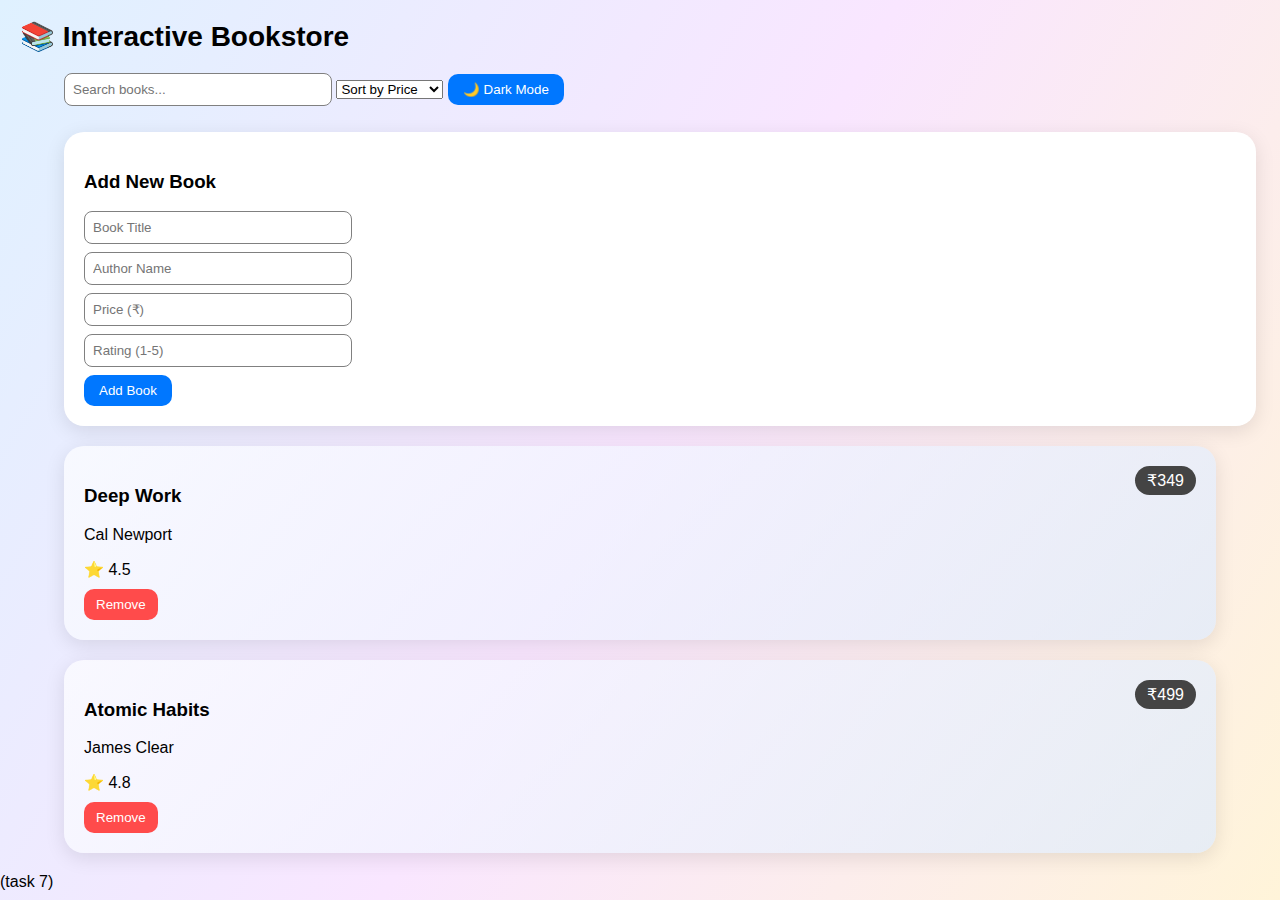
<file: Task8/index.html>
<!DOCTYPE html>
<html lang="en">
<head>
<meta charset="UTF-8">
<meta name="viewport" content="width=device-width, initial-scale=1.0">
<title>Interactive Bookstore</title>

<style>
/* -------------------- GLOBAL BACKGROUND -------------------- */
body {
    margin: 0;
    font-family: Arial, sans-serif;
    background: linear-gradient(120deg, #dff1ff, #f9e6ff, #fff4d9);
    min-height: 100vh;
    transition: background 0.3s ease;
}

/* Dark mode background */
.dark {
    background: radial-gradient(circle at top, #1e1e1e, #000000);
    color: white;
}

/* -------------------- HEADER -------------------- */
header {
    padding: 20px;
    font-size: 28px;
    font-weight: bold;
    display: flex;
    gap: 10px;
    align-items: center;
}

.container {
    width: 90%;
    margin: auto;
}

/* -------------------- ADD BOOK FORM -------------------- */
#addBookForm {
    background: white;
    padding: 20px;
    border-radius: 20px;
    width: 100%;
    margin-bottom: 20px;
    box-shadow: 0px 5px 20px rgba(0,0,0,0.1);
}

.dark #addBookForm {
    background: #222;
    color: white;
}

input {
    width: 250px;
    padding: 8px;
    border-radius: 8px;
    border: 1px solid gray;
    margin-bottom: 8px;
}

button {
    padding: 8px 15px;
    background: #0077ff;
    color: white;
    border-radius: 10px;
    border: none;
    cursor: pointer;
}

button:hover {
    opacity: 0.8;
}

/* -------------------- BOOK CARD -------------------- */
.book-card {
    padding: 20px;
    background: linear-gradient(135deg, #ffffffaa, #dceaffaa);
    border-radius: 20px;
    margin-bottom: 20px;
    box-shadow: 0px 5px 20px rgba(0,0,0,0.1);
    position: relative;
}

.dark .book-card {
    background: linear-gradient(135deg, #333, #111);
}

.price-tag {
    position: absolute;
    top: 20px;
    right: 20px;
    background: #444;
    color: white;
    padding: 5px 12px;
    border-radius: 20px;
}

/* Remove button */
.remove-btn {
    background: #ff4b4b;
    padding: 8px 12px;
    border-radius: 10px;
    color: white;
    border: none;
    cursor: pointer;
    margin-top: 10px;
}
</style>
</head>

<body>

<header>📚 Interactive Bookstore</header>

<div class="container">

    <input type="text" id="search" placeholder="Search books..." onkeyup="renderBooks()">

    <select id="sortSelect" onchange="renderBooks()">
        <option value="price">Sort by Price</option>
        <option value="rating">Sort by Rating</option>
    </select>

    <button onclick="toggleDarkMode()">🌙 Dark Mode</button>

    <br><br>

    <!-- ---------------- ADD NEW BOOK ---------------- -->
    <div id="addBookForm">
        <h3>Add New Book</h3>

        <input id="title" placeholder="Book Title"><br>
        <input id="author" placeholder="Author Name"><br>
        <input id="price" type="number" placeholder="Price (₹)"><br>
        <input id="rating" type="number" placeholder="Rating (1-5)" min="1" max="5"><br>

        <button onclick="addBook()">Add Book</button>
    </div>

    <!-- ---------------- BOOK LIST ---------------- -->
    <div id="bookList"></div>

</div>

<script>
let books = [
    { title: "Atomic Habits", author: "James Clear", price: 499, rating: 4.8 },
    { title: "Deep Work", author: "Cal Newport", price: 349, rating: 4.5 }
];

// ---------------- ADD BOOK ----------------
function addBook() {
    let t = title.value.trim();
    let a = author.value.trim();
    let p = Number(price.value);
    let r = Number(rating.value);

    if (!t || !a || !p || !r) {
        alert("Please fill all fields");
        return;
    }

    books.push({ title: t, author: a, price: p, rating: r });

    title.value = "";
    author.value = "";
    price.value = "";
    rating.value = "";

    renderBooks();
}

// ---------------- REMOVE BOOK ----------------
function removeBook(index) {
    books.splice(index, 1);
    renderBooks();
}

// ---------------- DARK MODE ----------------
function toggleDarkMode() {
    document.body.classList.toggle("dark");
}

// ---------------- RENDER BOOKS ----------------
function renderBooks() {
    let searchText = search.value.toLowerCase();
    let sortType = sortSelect.value;

    let filtered = books.filter(b =>
        b.title.toLowerCase().includes(searchText)
    );

    if (sortType === "price") filtered.sort((a, b) => a.price - b.price);
    if (sortType === "rating") filtered.sort((a, b) => b.rating - a.rating);

    bookList.innerHTML = "";

    filtered.forEach((b, i) => {
        bookList.innerHTML += `
            <div class="book-card">
                <h3>${b.title}</h3>
                <p>${b.author}</p>
                ⭐ ${b.rating}
                <div class="price-tag">₹${b.price}</div>
                <br>
                <button class="remove-btn" onclick="removeBook(${i})">Remove</button>
            </div>
        `;
    });
}

renderBooks();
</script>

</body>
</html> (task 7)
</file>
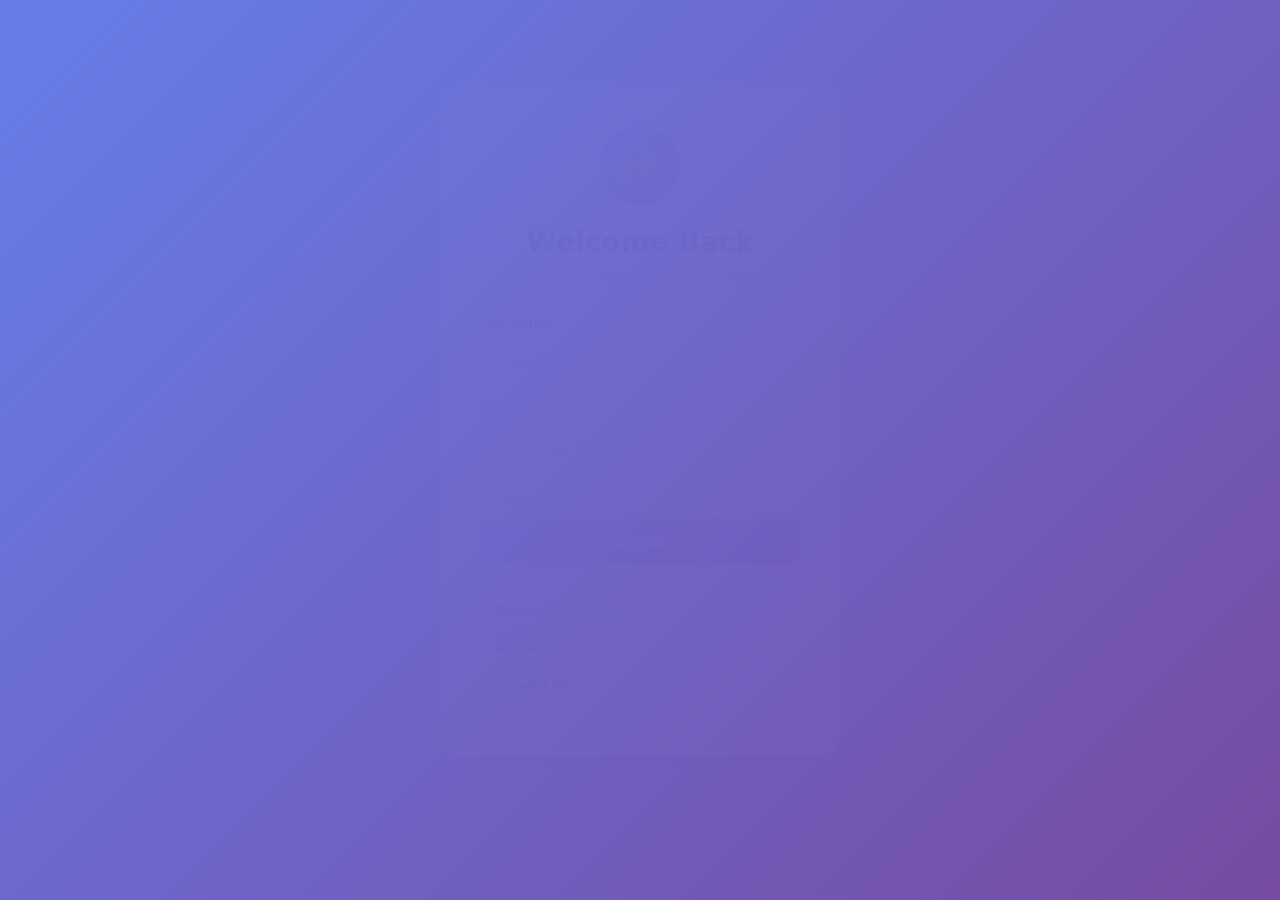
<file: AllTasks.html>
<!DOCTYPE html>
<html lang="en">
<head>
    <meta charset="UTF-8" />
    <meta name="viewport" content="width=device-width, initial-scale=1.0" />
    <title>Lab Experiments - All Tasks</title>

    <style>
        /* =====================
           THEME VARIABLES
        ====================== */
        :root {
            --bg-main: #f5f7fb;
            --bg-container: #ffffff;
            --card-bg: rgba(255, 255, 255, 0.9);
            --card-border: #e3e7ef;
            --text-main: #0f172a;
            --text-muted: #5b6475;
            --accent: #2563eb;
        }

        body.dark {
            --bg-main: #050b1a;
            --bg-container: #0b1224;
            --card-bg: rgba(255, 255, 255, 0.06);
            --card-border: rgba(255, 255, 255, 0.12);
            --text-main: #ffffff;
            --text-muted: #9aa4b2;
            --accent: #3b82f6;
        }

        * {
            margin: 0;
            padding: 0;
            box-sizing: border-box;
            font-family: system-ui, -apple-system, BlinkMacSystemFont, "Segoe UI", sans-serif;
        }

        body {
            min-height: 100vh;
            background: var(--bg-main);
            color: var(--text-main);
            padding: 40px;
            transition: background 0.3s ease, color 0.3s ease;
        }

        /* =====================
           HEADER
        ====================== */
        .header {
            display: flex;
            justify-content: space-between;
            align-items: center;
            margin-bottom: 30px;
        }

        .header h1 {
            font-size: 28px;
            font-weight: 700;
        }

        .header span {
            font-size: 14px;
            color: var(--text-muted);
        }

        .theme-toggle {
            margin-left: 20px;
            padding: 8px 14px;
            border-radius: 10px;
            border: 1px solid var(--card-border);
            background: var(--card-bg);
            color: var(--text-main);
            cursor: pointer;
            font-size: 14px;
            transition: all 0.3s ease;
        }

        .theme-toggle:hover {
            border-color: var(--accent);
            color: var(--accent);
        }

        /* =====================
           CONTAINER
        ====================== */
        .container {
            background: var(--bg-container);
            border-radius: 20px;
            padding: 30px;
            border: 1px solid var(--card-border);
        }

        /* =====================
           GRID
        ====================== */
        .grid {
            display: grid;
            grid-template-columns: repeat(auto-fill, minmax(240px, 1fr));
            gap: 20px;
        }

        /* =====================
           CARD
        ====================== */
        .card {
            background: var(--card-bg);
            border: 1px solid var(--card-border);
            border-radius: 16px;
            padding: 20px;
            cursor: pointer;
            transition: all 0.25s ease;
            position: relative;
        }

        .card:hover {
            transform: translateY(-6px);
            border-color: var(--accent);
            box-shadow: 0 10px 25px rgba(0, 0, 0, 0.08);
        }

        body.dark .card:hover {
            box-shadow: 0 10px 30px rgba(59, 130, 246, 0.25);
        }

        .card h3 {
            font-size: 18px;
            margin-bottom: 6px;
        }

        .card p {
            font-size: 14px;
            color: var(--text-muted);
        }

        /* =====================
           BADGE
        ====================== */
        .badge {
            position: absolute;
            top: 16px;
            right: 16px;
            font-size: 12px;
            padding: 4px 10px;
            border-radius: 999px;
            border: 1px solid var(--card-border);
            background: var(--card-bg);
        }

        .badge.project {
            color: #10b981;
            border-color: #10b981;
            font-weight: 600;
        }

        /* =====================
           RESPONSIVE
        ====================== */
        @media (max-width: 600px) {
            body {
                padding: 20px;
            }
            .header {
                flex-direction: column;
                align-items: flex-start;
                gap: 10px;
            }
        }
    </style>
</head>
<body>

    <div class="header">
        <div>
            <h1>Lab Experiments - All Tasks</h1>
            <span>Click any tile to open that page in a new tab.</span>
        </div>

        <div style="display: flex; align-items: center; gap: 15px;">
            <span id="welcomeUser" style="color: var(--text-muted); font-size: 14px;"></span>
            <button class="theme-toggle" onclick="toggleTheme()">
                🌙 Dark Mode
            </button>
            <button class="theme-toggle" onclick="logout()" style="background: #ff4757; border-color: #ff4757; color: white;">
                Logout
            </button>
        </div>
    </div>

    <div class="container">
        <div class="grid">

            <div class="card" onclick="openPage('Task1/index.html')">
                <span class="badge">Lab</span>
                <h3>Task 1</h3>
                <p>Experiment Task 1</p>
            </div>

            <div class="card" onclick="openPage('Task2/index.html')">
                <span class="badge">Lab</span>
                <h3>Task 2</h3>
                <p>Experiment Task 2</p>
            </div>

            <div class="card" onclick="openPage('Task3/index.html')">
                <span class="badge">Lab</span>
                <h3>Task 3</h3>
                <p>Experiment Task 3</p>
            </div>

            <div class="card" onclick="openPage('Task4/index.html')">
                <span class="badge">Lab</span>
                <h3>Task 4</h3>
                <p>Experiment Task 4</p>
            </div>

            <div class="card" onclick="openPage('Task5/index.html')">
                <span class="badge">Lab</span>
                <h3>Task 5</h3>
                <p>Experiment Task 5</p>
            </div>

            <div class="card" onclick="openPage('Task6/index.html')">
                <span class="badge">Lab</span>
                <h3>Task 6</h3>
                <p>Experiment Task 6</p>
            </div>

            <div class="card" onclick="openPage('Task7/index.html')">
                <span class="badge">Lab</span>
                <h3>Task 7</h3>
                <p>Experiment Task 7</p>
            </div>

            <div class="card" onclick="openPage('Task8/index.html')">
                <span class="badge">Lab</span>
                <h3>Task 8</h3>
                <p>Experiment Task 8</p>
            </div>

            <div class="card" onclick="openPage('Task9/index.html')">
                <span class="badge">Lab</span>
                <h3>Task 9</h3>
                <p>Experiment Task 9</p>
            </div>

            <div class="card" onclick="openPage('Task10/index.html')">
                <span class="badge">Lab</span>
                <h3>Task 10</h3>
                <p>Experiment Task 10</p>
            </div>

            <div class="card" onclick="openPage('Task11/index.html')">
                <span class="badge">Lab</span>
                <h3>Task 11</h3>
                <p>Experiment Task 11</p>
            </div>

            <div class="card" onclick="openPage('Task12/index.html')">
                <span class="badge">Lab</span>
                <h3>Task 12</h3>
                <p>Experiment Task 12</p>
            </div>

        

        </div>
    </div>

    <script>
        // Check if user is logged in
        window.onload = function() {
            const isLoggedIn = sessionStorage.getItem('isLoggedIn');
            if (isLoggedIn !== 'true') {
                window.location.href = 'login.html';
            } else {
                const username = sessionStorage.getItem('username');
                document.getElementById('welcomeUser').textContent = 'Welcome, ' + username + '!';
            }
        };

        function openPage(url) {
            window.open(url, "_blank");
        }

        function toggleTheme() {
            document.body.classList.toggle("dark");

            const buttons = document.querySelectorAll(".theme-toggle");
            if (document.body.classList.contains("dark")) {
                buttons[0].textContent = "☀️ Light Mode";
            } else {
                buttons[0].textContent = "🌙 Dark Mode";
            }
        }

        function logout() {
            sessionStorage.removeItem('isLoggedIn');
            sessionStorage.removeItem('username');
            window.location.href = 'login.html';
        }
    </script>

</body>
</html>
</file>
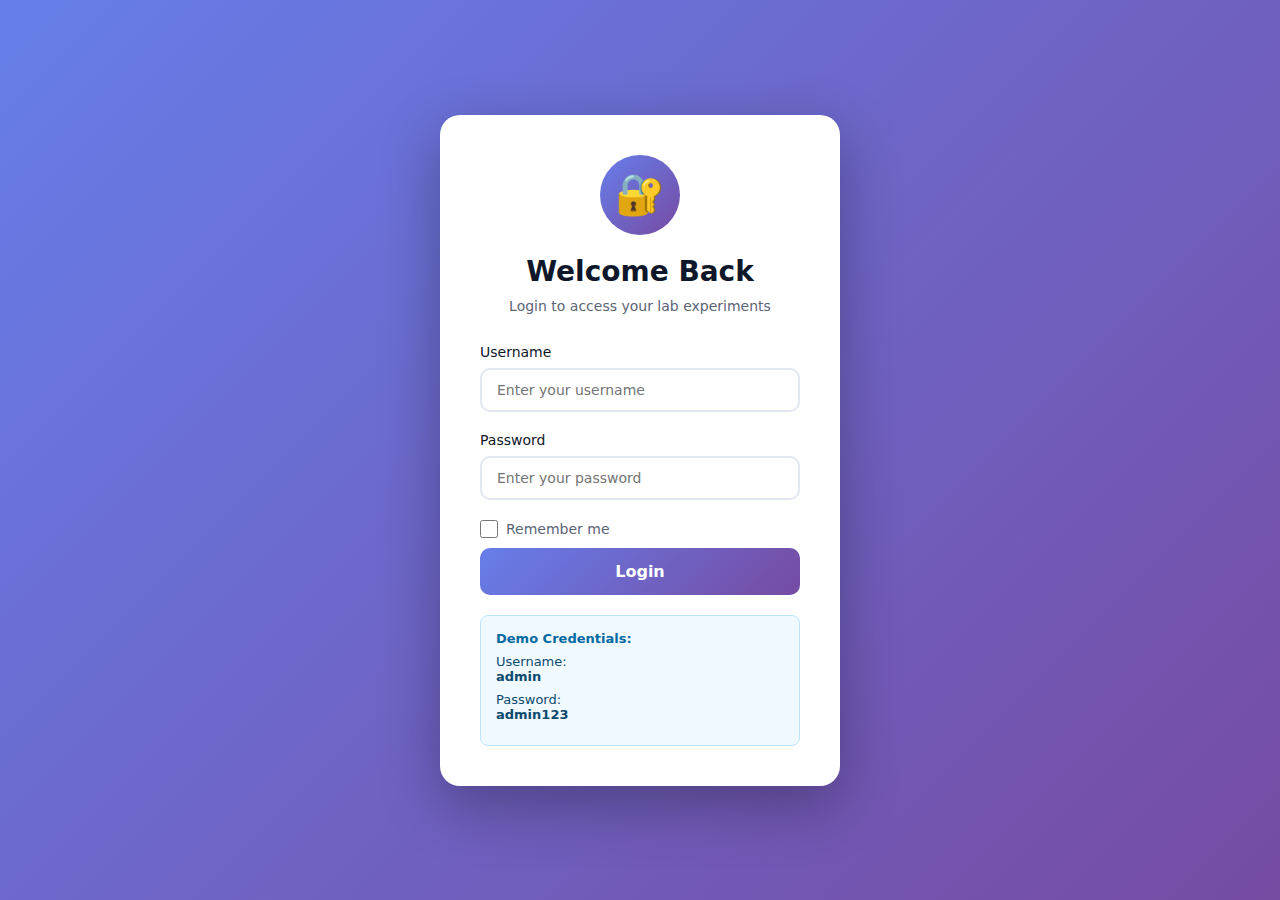
<file: login.html>
<!DOCTYPE html>
<html lang="en">
<head>
    <meta charset="UTF-8">
    <meta name="viewport" content="width=device-width, initial-scale=1.0">
    <title>Login - Lab Experiments</title>
    <style>
        * {
            margin: 0;
            padding: 0;
            box-sizing: border-box;
            font-family: system-ui, -apple-system, BlinkMacSystemFont, "Segoe UI", sans-serif;
        }

        body {
            min-height: 100vh;
            background: linear-gradient(135deg, #667eea 0%, #764ba2 100%);
            display: flex;
            justify-content: center;
            align-items: center;
            padding: 20px;
        }

        .login-container {
            background: white;
            border-radius: 20px;
            box-shadow: 0 20px 60px rgba(0, 0, 0, 0.3);
            padding: 40px;
            width: 100%;
            max-width: 400px;
            animation: slideIn 0.5s ease;
        }

        @keyframes slideIn {
            from {
                opacity: 0;
                transform: translateY(-30px);
            }
            to {
                opacity: 1;
                transform: translateY(0);
            }
        }

        .login-header {
            text-align: center;
            margin-bottom: 30px;
        }

        .login-header h1 {
            font-size: 28px;
            color: #0f172a;
            margin-bottom: 10px;
        }

        .login-header p {
            color: #5b6475;
            font-size: 14px;
        }

        .login-icon {
            width: 80px;
            height: 80px;
            background: linear-gradient(135deg, #667eea 0%, #764ba2 100%);
            border-radius: 50%;
            display: flex;
            align-items: center;
            justify-content: center;
            font-size: 40px;
            margin: 0 auto 20px;
            color: white;
        }

        .form-group {
            margin-bottom: 20px;
        }

        .form-group label {
            display: block;
            margin-bottom: 8px;
            color: #0f172a;
            font-weight: 500;
            font-size: 14px;
        }

        .form-group input {
            width: 100%;
            padding: 12px 15px;
            border: 2px solid #e3e7ef;
            border-radius: 10px;
            font-size: 14px;
            transition: all 0.3s ease;
            outline: none;
        }

        .form-group input:focus {
            border-color: #667eea;
            box-shadow: 0 0 0 3px rgba(102, 126, 234, 0.1);
        }

        .login-btn {
            width: 100%;
            padding: 14px;
            background: linear-gradient(135deg, #667eea 0%, #764ba2 100%);
            color: white;
            border: none;
            border-radius: 10px;
            font-size: 16px;
            font-weight: 600;
            cursor: pointer;
            transition: all 0.3s ease;
            margin-top: 10px;
        }

        .login-btn:hover {
            transform: translateY(-2px);
            box-shadow: 0 10px 25px rgba(102, 126, 234, 0.4);
        }

        .login-btn:active {
            transform: translateY(0);
        }

        .error-message {
            background: #fee2e2;
            color: #dc2626;
            padding: 12px;
            border-radius: 8px;
            font-size: 14px;
            margin-bottom: 20px;
            display: none;
            text-align: center;
        }

        .error-message.show {
            display: block;
            animation: shake 0.5s ease;
        }

        @keyframes shake {
            0%, 100% { transform: translateX(0); }
            25% { transform: translateX(-10px); }
            75% { transform: translateX(10px); }
        }

        .remember-me {
            display: flex;
            align-items: center;
            gap: 8px;
            margin-top: 15px;
        }

        .remember-me input[type="checkbox"] {
            width: 18px;
            height: 18px;
            cursor: pointer;
        }

        .remember-me label {
            font-size: 14px;
            color: #5b6475;
            cursor: pointer;
        }

        .demo-info {
            background: #f0f9ff;
            border: 1px solid #bae6fd;
            border-radius: 8px;
            padding: 15px;
            margin-top: 20px;
            font-size: 13px;
            color: #0369a1;
        }

        .demo-info strong {
            display: block;
            margin-bottom: 8px;
        }

        .demo-info p {
            margin: 5px 0;
            color: #0c4a6e;
        }
    </style>
</head>
<body>
    <div class="login-container">
        <div class="login-header">
            <div class="login-icon">🔐</div>
            <h1>Welcome Back</h1>
            <p>Login to access your lab experiments</p>
        </div>

        <div class="error-message" id="errorMessage">
            Invalid username or password!
        </div>

        <form id="loginForm">
            <div class="form-group">
                <label for="username">Username</label>
                <input 
                    type="text" 
                    id="username" 
                    name="username" 
                    placeholder="Enter your username"
                    required
                >
            </div>

            <div class="form-group">
                <label for="password">Password</label>
                <input 
                    type="password" 
                    id="password" 
                    name="password" 
                    placeholder="Enter your password"
                    required
                >
            </div>

            <div class="remember-me">
                <input type="checkbox" id="remember" name="remember">
                <label for="remember">Remember me</label>
            </div>

            <button type="submit" class="login-btn">Login</button>
        </form>

        <div class="demo-info">
            <strong>Demo Credentials:</strong>
            <p>Username: <strong>admin</strong></p>
            <p>Password: <strong>admin123</strong></p>
        </div>
    </div>

    <script>
        const loginForm = document.getElementById('loginForm');
        const errorMessage = document.getElementById('errorMessage');
        const usernameInput = document.getElementById('username');
        const passwordInput = document.getElementById('password');

        // Check if user is already logged in
        window.onload = function() {
            const isLoggedIn = sessionStorage.getItem('isLoggedIn');
            if (isLoggedIn === 'true') {
                window.location.href = 'AllTasks.html';
            }
        };

        loginForm.addEventListener('submit', function(e) {
            e.preventDefault();
            
            const username = usernameInput.value;
            const password = passwordInput.value;

            // Simple validation (you can customize this)
            if (username === 'admin' && password === 'admin123') {
                // Login successful
                sessionStorage.setItem('isLoggedIn', 'true');
                sessionStorage.setItem('username', username);
                
                // Redirect to AllTasks.html
                window.location.href = 'AllTasks.html';
            } else {
                // Show error message
                errorMessage.classList.add('show');
                
                // Remove error message after 3 seconds
                setTimeout(() => {
                    errorMessage.classList.remove('show');
                }, 3000);
                
                // Clear password field
                passwordInput.value = '';
            }
        });

        // Remove error message when user starts typing
        usernameInput.addEventListener('input', () => {
            errorMessage.classList.remove('show');
        });

        passwordInput.addEventListener('input', () => {
            errorMessage.classList.remove('show');
        });
    </script>
</body>
</html>
</file>
<file: Task1/style.css>
body {
  font-family: Arial, sans-serif;
  color: #222;
  background-color: #f9f9f9;
  margin: 40px auto;
  max-width: 700px;
  line-height: 1.6;
}

header {
  text-align: center;
  margin-bottom: 30px;
}

.profile-photo {
  width: 120px;
  height: 120px;
  border-radius: 50%;
  object-fit: cover;
}

h1 {
  font-size: 2em;
  margin: 10px 0 5px;
}

h2 {
  font-weight: 400;
  color: #555;
  margin-bottom: 15px;
}

.buttons {
  margin-top: 10px;
}

.btn {
  display: inline-block;
  padding: 8px 14px;
  margin: 5px;
  background-color: #0073e6;
  color: #fff;
  border-radius: 6px;
  text-decoration: none;
  font-size: 0.9em;
}

.btn:hover {
  background-color: #005bb5;
}

section {
  margin-bottom: 30px;
}

section h3 {
  border-bottom: 2px solid #0073e6;
  padding-bottom: 5px;
  margin-bottom: 10px;
  color: #0073e6;
}

ul {
  list-style: disc;
  padding-left: 20px;
}

footer {
  text-align: center;
  font-size: 0.9em;
  color: #555;
}

a {
  color: #0073e6;
  text-decoration: none;
}

a:hover {
  text-decoration: underline;
}
</file>
<file: Task12/style.css>
* {
    margin: 0;
    padding: 0;
    box-sizing: border-box;
}

body {
    font-family: 'Segoe UI', Tahoma, Geneva, Verdana, sans-serif;
    background: linear-gradient(135deg, #667eea 0%, #764ba2 100%);
    min-height: 100vh;
    padding: 20px;
}

.container {
    max-width: 1200px;
    margin: 0 auto;
    background: white;
    border-radius: 20px;
    box-shadow: 0 20px 60px rgba(0, 0, 0, 0.3);
    overflow: hidden;
}

header {
    background: linear-gradient(135deg, #667eea 0%, #764ba2 100%);
    color: white;
    padding: 30px;
    display: flex;
    justify-content: space-between;
    align-items: center;
}

header h1 {
    font-size: 2em;
}

.cart-icon {
    position: relative;
    font-size: 2em;
    cursor: pointer;
}

.cart-count {
    position: absolute;
    top: -10px;
    right: -10px;
    background: #ff4757;
    color: white;
    font-size: 0.5em;
    width: 25px;
    height: 25px;
    border-radius: 50%;
    display: flex;
    align-items: center;
    justify-content: center;
    font-weight: bold;
}

.main-content {
    display: grid;
    grid-template-columns: 2fr 1fr;
    gap: 30px;
    padding: 30px;
}

.products-section h2,
.cart-section h2 {
    margin-bottom: 20px;
    color: #333;
    font-size: 1.5em;
}

.products-grid {
    display: grid;
    grid-template-columns: repeat(auto-fill, minmax(200px, 1fr));
    gap: 20px;
}

.product-card {
    background: white;
    border: 2px solid #e0e0e0;
    border-radius: 15px;
    padding: 20px;
    text-align: center;
    transition: all 0.3s ease;
    cursor: pointer;
}

.product-card:hover {
    transform: translateY(-5px);
    box-shadow: 0 10px 25px rgba(0, 0, 0, 0.1);
    border-color: #667eea;
}

.product-icon {
    font-size: 4em;
    margin-bottom: 10px;
}

.product-name {
    font-size: 1.1em;
    font-weight: bold;
    color: #333;
    margin-bottom: 10px;
}

.product-price {
    font-size: 1.3em;
    color: #667eea;
    font-weight: bold;
    margin-bottom: 15px;
}

.add-to-cart-btn {
    background: linear-gradient(135deg, #667eea 0%, #764ba2 100%);
    color: white;
    border: none;
    padding: 10px 20px;
    border-radius: 25px;
    cursor: pointer;
    font-size: 1em;
    font-weight: bold;
    transition: all 0.3s ease;
}

.add-to-cart-btn:hover {
    transform: scale(1.05);
    box-shadow: 0 5px 15px rgba(102, 126, 234, 0.4);
}

.add-to-cart-btn:active {
    transform: scale(0.95);
}

.cart-section {
    background: #f8f9fa;
    padding: 20px;
    border-radius: 15px;
    height: fit-content;
    position: sticky;
    top: 20px;
}

.cart-items {
    max-height: 400px;
    overflow-y: auto;
    margin-bottom: 20px;
}

.empty-cart {
    text-align: center;
    color: #999;
    padding: 40px 20px;
    font-style: italic;
}

.cart-item {
    background: white;
    padding: 15px;
    border-radius: 10px;
    margin-bottom: 10px;
    display: flex;
    justify-content: space-between;
    align-items: center;
    box-shadow: 0 2px 5px rgba(0, 0, 0, 0.1);
}

.cart-item-info {
    flex: 1;
}

.cart-item-name {
    font-weight: bold;
    color: #333;
    margin-bottom: 5px;
}

.cart-item-price {
    color: #667eea;
    font-size: 0.9em;
}

.cart-item-quantity {
    display: flex;
    align-items: center;
    gap: 10px;
    margin: 5px 0;
}

.quantity-btn {
    background: #667eea;
    color: white;
    border: none;
    width: 25px;
    height: 25px;
    border-radius: 50%;
    cursor: pointer;
    font-weight: bold;
    transition: all 0.2s ease;
}

.quantity-btn:hover {
    background: #764ba2;
}

.quantity-display {
    font-weight: bold;
    min-width: 30px;
    text-align: center;
}

.remove-btn {
    background: #ff4757;
    color: white;
    border: none;
    padding: 8px 15px;
    border-radius: 5px;
    cursor: pointer;
    font-size: 0.9em;
    transition: all 0.2s ease;
}

.remove-btn:hover {
    background: #ff3838;
}

.cart-summary {
    border-top: 2px solid #dee2e6;
    padding-top: 20px;
}

.total {
    display: flex;
    justify-content: space-between;
    align-items: center;
    margin-bottom: 20px;
    font-size: 1.3em;
    font-weight: bold;
}

.total-amount {
    color: #667eea;
}

.checkout-btn {
    width: 100%;
    background: linear-gradient(135deg, #5fc96f 0%, #3eb858 100%);
    color: white;
    border: none;
    padding: 15px;
    border-radius: 10px;
    font-size: 1.1em;
    font-weight: bold;
    cursor: pointer;
    transition: all 0.3s ease;
}

.checkout-btn:hover:not(:disabled) {
    transform: translateY(-2px);
    box-shadow: 0 5px 15px rgba(62, 184, 88, 0.4);
}

.checkout-btn:disabled {
    background: #ccc;
    cursor: not-allowed;
}

/* Modal Styles */
.modal {
    display: none;
    position: fixed;
    top: 0;
    left: 0;
    width: 100%;
    height: 100%;
    background: rgba(0, 0, 0, 0.7);
    z-index: 1000;
    justify-content: center;
    align-items: center;
}

.modal.active {
    display: flex;
    animation: fadeIn 0.3s ease;
}

.modal-content {
    background: white;
    padding: 40px;
    border-radius: 20px;
    text-align: center;
    max-width: 400px;
    animation: slideUp 0.3s ease;
}

.success-icon {
    width: 80px;
    height: 80px;
    background: #5fc96f;
    color: white;
    font-size: 3em;
    border-radius: 50%;
    display: flex;
    align-items: center;
    justify-content: center;
    margin: 0 auto 20px;
}

.modal-content h2 {
    color: #333;
    margin-bottom: 15px;
}

.modal-content p {
    color: #666;
    margin-bottom: 10px;
}

.order-total {
    font-size: 1.3em;
    font-weight: bold;
    color: #667eea;
    margin: 20px 0;
}

.close-modal {
    background: linear-gradient(135deg, #667eea 0%, #764ba2 100%);
    color: white;
    border: none;
    padding: 12px 30px;
    border-radius: 25px;
    font-size: 1em;
    font-weight: bold;
    cursor: pointer;
    margin-top: 20px;
    transition: all 0.3s ease;
}

.close-modal:hover {
    transform: scale(1.05);
}

@keyframes fadeIn {
    from {
        opacity: 0;
    }
    to {
        opacity: 1;
    }
}

@keyframes slideUp {
    from {
        transform: translateY(50px);
        opacity: 0;
    }
    to {
        transform: translateY(0);
        opacity: 1;
    }
}

/* Responsive Design */
@media (max-width: 768px) {
    .main-content {
        grid-template-columns: 1fr;
    }
    
    .products-grid {
        grid-template-columns: repeat(auto-fill, minmax(150px, 1fr));
    }
    
    header h1 {
        font-size: 1.5em;
    }
    
    .cart-section {
        position: static;
    }
}
</file>
<file: Task3/style.css>
body {
    font-family: Arial, sans-serif;
    background: #f0f2f5;
    margin: 0;
    padding: 0;
}

.container {
    width: 90%;
    max-width: 500px;
    margin: 30px auto;
    background: #ffffff;
    padding: 25px;
    border-radius: 12px;
    box-shadow: 0px 4px 15px rgba(0,0,0,0.15);
}

h1 {
    text-align: center;
    color: #1e3a8a;
    margin-top: 0;
}

.note {
    text-align: center;
    color: #555;
    font-size: 14px;
    margin-bottom: 20px;
}

.form-box h2 {
    color: #333;
    margin-bottom: 10px;
}

label {
    display: block;
    margin: 10px 0 5px;
    font-weight: bold;
}

input, select {
    width: 100%;
    padding: 10px;
    border-radius: 6px;
    border: 1px solid #aaa;
    font-size: 15px;
    margin-bottom: 10px;
}

input:focus, select:focus {
    border-color: #1e3a8a;
    outline: none;
    box-shadow: 0px 0px 5px rgba(30, 58, 138, 0.4);
}

/* Radio button box */
.box {
    border: 1px solid #ccc;
    padding: 10px;
    border-radius: 6px;
    background: #fafafa;
}

.terms {
    margin: 12px 0;
    font-size: 14px;
}

/* Buttons */
.btn-group {
    display: flex;
    justify-content: space-between;
    margin-top: 15px;
}

.submit-btn, .reset-btn {
    width: 48%;
    padding: 12px;
    border: none;
    border-radius: 6px;
    font-size: 16px;
    cursor: pointer;
    font-weight: bold;
}

/* Submit Button */
.submit-btn {
    background: #1e40af;
    color: white;
}

.submit-btn:hover {
    background: #1e3a8a;
    transform: scale(1.03);
}

/* Reset Button */
.reset-btn {
    background: #e11d48;
    color: white;
}

.reset-btn:hover {
    background: #be123c;
    transform: scale(1.03);
}
</file>
<file: Task6/style.css>
body {
    font-family: Arial, sans-serif;
    display: flex;
    flex-direction: column;
    justify-content: center;
    align-items: center;
    min-height: 100vh;
    background-color: #f4f4f4;
    margin: 0;
}

form {
    background-color: #fff;
    padding: 20px;
    border-radius: 8px;
    box-shadow: 0 2px 4px rgba(0, 0, 0, 0.1);
    display: flex;
    flex-direction: column;
    gap: 10px;
}

input[type="text"],
select,
button {
    padding: 10px;
    border: 1px solid #ddd;
    border-radius: 4px;
    font-size: 16px;
}

button {
    background-color: #007bff;
    color: white;
    cursor: pointer;
    border: none;
}

button:hover {
    background-color: #0056b3;
}

#output {
    margin-top: 20px;
    font-size: 18px;
    color: #333;
}
</file>
<file: Task5/style.css>
/* ------------------------------
   RESET & GLOBAL STYLES
--------------------------------*/
* {
    margin: 0;
    padding: 0;
    box-sizing: border-box;
}

html {
    scroll-behavior: smooth;
}

body {
    font-family: Arial, sans-serif;
    line-height: 1.6;
    display: flex;
    flex-direction: column;
    min-height: 100vh; /* Sticky footer setup */
}

/* Global link styling */
a {
    color: #0060df;
    text-decoration: none;
}
a:hover {
    text-decoration: underline;
}

/* Keyboard navigation */
a:focus-visible,
button:focus-visible,
input:focus-visible {
    outline: 3px solid #ff9800;
    outline-offset: 2px;
}

/* ------------------------------
   SKIP LINK
--------------------------------*/
.skip-link {
    position: absolute;
    top: -40px;
    left: 10px;
    background: #000;
    color: #fff;
    padding: 10px;
    z-index: 1000;
    transition: top 0.3s;
}
.skip-link:focus {
    top: 10px;
}

/* ------------------------------
   HEADER + NAVIGATION
--------------------------------*/
header {
    background: #f7f7f7;
    border-bottom: 1px solid #ddd;
    padding: 10px 20px;
}

nav {
    display: flex;
    justify-content: space-between;
    align-items: center;
    flex-wrap: wrap; /* Important for small screens */
    gap: 10px;
}

.logo-container {
    display: flex;
    align-items: center;
    gap: 10px;
}

.logo-icon {
    width: 25px;
    height: 25px;
    background: #007bff;
    border-radius: 4px;
}

.logo-text {
    font-size: 1.3rem;
    font-weight: bold;
    color: #333;
}

/* Navigation list */
nav ul {
    list-style: none;
    display: flex;
    gap: 20px;
    flex-wrap: wrap; /* Prevents overflow on mobile */
}

nav li a {
    padding: 8px 4px;
    font-weight: 500;
    color: #333;
}
nav li a:hover {
    color: #007bff;
}
/* ------------------- SECTION COMMON STYLING ------------------- */
.section {
    padding: 50px 20px;
    max-width: 1100px;
    margin: auto;
}

.section h1,
.section h2 {
    text-align: center;
    margin-bottom: 20px;
    font-weight: 700;
}

.subtitle {
    text-align: center;
    color: #777;
    margin-top: -10px;
    margin-bottom: 30px;
}

/* ------------------- INFO CARD GRID ------------------- */
.card-grid {
    display: grid;
    grid-template-columns: repeat(auto-fit, minmax(260px, 1fr));
    gap: 25px;
    margin-top: 25px;
}

.info-card {
    padding: 20px;
    background: #f3f3f3;
    border-radius: 15px;
    box-shadow: 0px 2px 12px rgba(0, 0, 0, 0.15);
}

.info-card h3 {
    margin-bottom: 8px;
    font-size: 20px;
}

.info-card p {
    color: #444;
}

/* ------------------- FOOTER INFO GRID ------------------- */
.footer-info {
    background: #fafafa;
    padding: 50px 20px;
}

.footer-grid {
    display: grid;
    grid-template-columns: repeat(auto-fit, minmax(230px, 1fr));
    gap: 30px;
}

.footer-grid h3 {
    margin-bottom: 10px;
}

.quick-list {
    list-style: none;
    padding: 0;
}

.quick-list li {
    margin-bottom: 6px;
}

.quick-list a {
    color: #333;
}

/* Newsletter */
.footer-grid form {
    display: flex;
    flex-direction: column;
    gap: 8px;
}

.footer-grid input[type="email"] {
    padding: 8px;
    border: 1px solid #aaa;
    border-radius: 6px;
}

.footer-grid button {
    padding: 8px;
    background: #007bff;
    color: #fff;
    border: none;
    border-radius: 6px;
}

.footer-grid button:hover {
    background: #0056c7;
}
/* ------------------------------
   FOOTER
--------------------------------*/
footer {
    background: #333;
    color: #fff;
    text-align: center;
    padding: 15px 10px;
    margin-top: auto; /* Ensures sticky footer */
}

/* ------------------------------
   MEDIA QUERIES (Mobile-first)
--------------------------------*/
@media (max-width: 600px) {
    nav ul {
        flex-direction: column;
        gap: 10px;
        width: 100%;
    }

    nav {
        justify-content: center;
        text-align: center;
    }

    .logo-container {
        margin: auto;
    }
}
</file>
